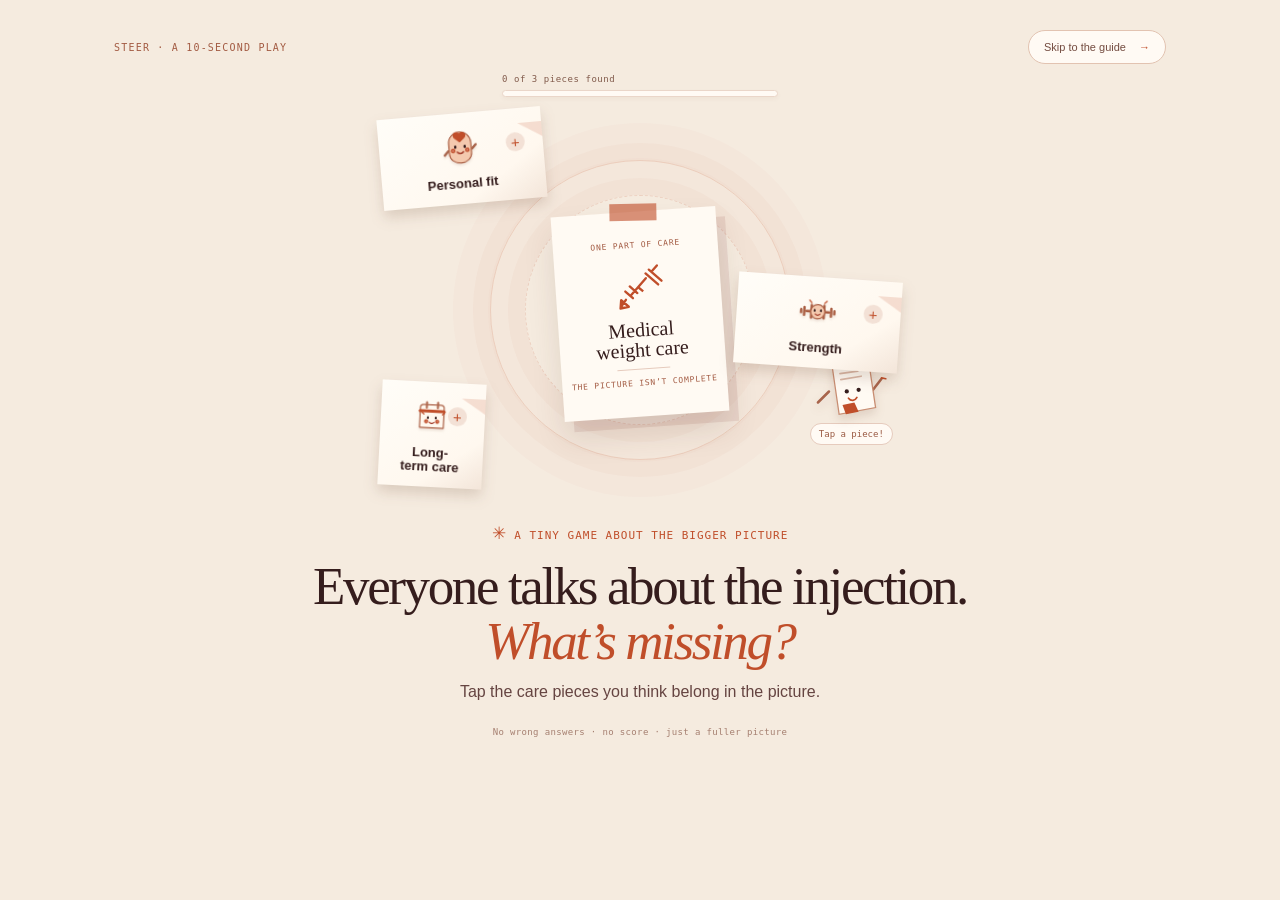
<file: index.html>
<!doctype html>
<html lang="en">
<head>
  <meta charset="UTF-8" />
  <meta name="viewport" content="width=device-width, initial-scale=1.0" />
  <meta name="theme-color" content="#f5ebdf" />
  <meta name="description" content="The Missing Pieces — a short interactive guide to better questions about medical weight management." />
  <title>The Missing Pieces · steer</title>
  <link rel="stylesheet" href="styles.css" />
  <link rel="stylesheet" href="accessibility.css" />
  <link rel="stylesheet" href="visual-refresh.css" />
  <link rel="stylesheet" href="text-treatment.css" />
  <link rel="stylesheet" href="opening-game.css" />
</head>
<body class="opening-active">
  <section class="opening-game" id="openingGame" aria-labelledby="openingTitle">
    <div class="opening-topline"><span>STEER · A 10-SECOND PLAY</span><button type="button" id="skipOpening">Skip to the guide <span aria-hidden="true">→</span></button></div>
    <div class="opening-layout">
      <div class="opening-copy"><p class="eyebrow"><span class="eyebrow-star">✳</span> A tiny game about the bigger picture</p><h1 id="openingTitle">Everyone talks about the injection.<br><em>What’s missing?</em></h1><p>Tap the care pieces you think belong in the picture.</p><div class="opening-progress"><span id="openingProgressText" aria-live="polite">0 of 3 pieces found</span><span class="opening-progress-track"><i id="openingProgressBar"></i></span></div></div>
      <div class="opening-board" id="openingBoard" aria-label="A medical weight-management note with three missing care pieces">
        <div class="opening-orbit orbit-one"></div><div class="opening-orbit orbit-two"></div>
        <div class="opening-note"><small>ONE PART OF CARE</small><span class="opening-syringe" aria-hidden="true"><svg viewBox="0 0 48 48" fill="none"><path d="m17 31 14-14m-18 10 6 6m-2-10 6 6m8-16 10 10m-7-13 10 10M13 34l-4 5m28-28 4-4M8 41l7-1-6-6-1 7Z" stroke="currentColor" stroke-width="2" stroke-linecap="round" stroke-linejoin="round"/><path d="m24 24 4 4" stroke="currentColor" stroke-width="2"/></svg></span><strong>Medical<br>weight care</strong><span class="opening-note-rule"></span><small>THE PICTURE ISN’T COMPLETE</small></div>
        <button class="opening-piece piece-personal" type="button" data-opening-piece="personal" aria-pressed="false"><span class="opening-piece-icon" aria-hidden="true">♡</span><span><small>PIECE 01</small><strong>Personal fit</strong></span><b class="piece-check" aria-hidden="true">+</b></button>
        <button class="opening-piece piece-strength" type="button" data-opening-piece="strength" aria-pressed="false"><span class="opening-piece-icon" aria-hidden="true">↗</span><span><small>PIECE 02</small><strong>Strength</strong></span><b class="piece-check" aria-hidden="true">+</b></button>
        <button class="opening-piece piece-longview" type="button" data-opening-piece="longview" aria-pressed="false"><span class="opening-piece-icon" aria-hidden="true">◷</span><span><small>PIECE 03</small><strong>Long-term care</strong></span><b class="piece-check" aria-hidden="true">+</b></button>
        <span class="opening-board-caption" id="openingFeedback" aria-live="polite">Tap a paper piece to place it</span>
      </div>
    </div>
    <p class="opening-footnote">No wrong answers · no score · just a fuller picture</p>
  </section>
    <div class="opening-reveal" id="openingReveal" hidden role="dialog" aria-modal="true" aria-labelledby="revealTitle" aria-describedby="revealDescription">
      <div class="reveal-confetti" aria-hidden="true"><i></i><i></i><i></i><i></i><i></i><i></i><i></i><i></i><i></i><i></i><i></i><i></i></div>
      <div class="reveal-envelope" aria-hidden="true"><div class="envelope-back"></div><div class="reveal-note"><span>THE BIGGER PICTURE</span><strong>A fuller picture.<br><em>Better questions.</em></strong><i>✳</i></div><div class="envelope-front"></div><div class="envelope-flap"></div></div>
      <p class="eyebrow reveal-kicker">Three pieces found</p><h2 id="revealTitle">You found them.</h2><p id="revealDescription">Good care is bigger than one treatment. Now let’s explore what matters to you.</p>
      <button type="button" class="reveal-continue" id="openingContinue">Open the full picture <span aria-hidden="true">→</span></button>
    </div>
  <main class="app-shell">
    <header class="topbar"><a class="wordmark" href="#top" aria-label="steer home">steer</a><span class="topbar-note">a 45-second guide</span></header>
    <section class="hero" id="top"><div class="hero-main"><p class="eyebrow"><span class="eyebrow-star">✳</span> medical weight management</p><h1>Everyone talks about<br /><em>the injection.</em><br />What’s missing?</h1><p class="hero-copy">Complete the picture of care. Leave with questions you can take to a doctor.</p><button class="primary-button" id="startButton">Find the missing pieces <span>→</span></button><p class="quiet-note"><span>◦</span> No login <span>·</span> no score <span>·</span> just a clearer conversation</p></div><aside class="hero-aside" aria-hidden="true"><div class="aside-ring"></div><div class="aside-paper"><span class="aside-label">a note to keep</span><svg viewBox="0 0 90 70" fill="none"><path d="M11 24h18c0-7 5-12 12-12s12 5 12 12h26v21H55c0 7-5 12-12 12s-12-5-12-12H11V24Z" stroke="currentColor" stroke-width="2"/><path d="M41 23v19m0 0-6-6m6 6 6-6" stroke="currentColor" stroke-width="2" stroke-linecap="round" stroke-linejoin="round"/></svg><strong>Good care<br /><em>starts with<br />good questions.</em></strong><span class="aside-foot">keep what matters</span></div><span class="aside-spark">✳</span></aside></section>
    <section class="hero-quickplay" aria-labelledby="quickPlayHeading"><div class="quick-play-intro"><span>YOUR FIRST MOVE</span><h2 id="quickPlayHeading">Which missing piece do you want to find?</h2><p>Tap one to jump straight into the game.</p></div><div class="quick-play-options"><button type="button" data-quick-concern="right"><span class="quick-icon">?</span><span>Is it right for me?</span><b>↗</b></button><button type="button" data-quick-concern="muscle"><span class="quick-icon">✳</span><span>Muscle &amp; strength</span><b>↗</b></button><button type="button" data-quick-concern="longterm"><span class="quick-icon">◷</span><span>The long view</span><b>↗</b></button></div></section>
    <section class="scene-wrap"><div class="scene-label"><span class="dot"></span> your picture of care</div><div class="scene" id="scene" role="img" aria-label="Illustration of an Indian dining table with roti, dal, chai, a work bag, a family invitation, and three empty spaces around a medical weight-management note."><div class="sun-shape"></div><div class="table-line"></div><div class="plant plant-left"><i></i><i></i><i></i><b></b></div><div class="plate"><span class="roti r1"></span><span class="roti r2"></span><span class="dal"></span></div><div class="chai"><span class="chai-liquid"></span><span class="chai-handle"></span></div><div class="phone"><span>family<br /><b>tonight?</b></span></div><div class="bag"><span>work</span></div><div class="note-card"><small>medical</small><strong>weight<br />management</strong></div><div class="piece-slot slot-one" data-piece="0"><span>1</span></div><div class="piece-slot slot-two" data-piece="1"><span>2</span></div><div class="piece-slot slot-three" data-piece="2"><span>3</span></div><div class="band" aria-hidden="true"></div><div class="calendar" aria-hidden="true"><b>MON</b><strong>15</strong></div><div class="scene-caption">a fuller picture starts with a question</div></div></section>
    <section class="experience" id="experience"><div class="progress-row"><span id="progressLabel">Your starting question</span><span id="progressCount">0 / 3 pieces</span></div><div class="progress-track"><span id="progressBar"></span></div><div class="piece-collection" aria-label="Three pieces to complete your picture"><span class="collection-piece" data-collection-piece="0"><b>01</b><small>Before</small><i>Locked</i></span><span class="collection-piece" data-collection-piece="1"><b>02</b><small>Strength</small><i>Locked</i></span><span class="collection-piece" data-collection-piece="2"><b>03</b><small>Long view</small><i>Locked</i></span></div>
      <div class="step-panel active" id="concernPanel"><p class="eyebrow"><span class="eyebrow-star">✳</span> Before we begin</p><h2>Which part do you wish someone would explain?</h2><div class="option-grid concern-options"><button class="option" data-concern="right"><span class="option-icon"><svg viewBox="0 0 32 32" fill="none"><path d="M16 28s-11-6.7-11-15a6 6 0 0 1 11-3 6 6 0 0 1 11 3c0 8.3-11 15-11 15Z"/><path d="M12 16h8m-4-4v8"/></svg></span><span class="option-copy"><small>PERSONAL FIT</small><strong>Is it right for me?</strong><em>What would a doctor consider?</em></span><b aria-hidden="true">↗</b></button><button class="option" data-concern="muscle"><span class="option-icon"><svg viewBox="0 0 32 32" fill="none"><path d="M8 11v10m-4-7v4m24-7v10m4-7v4M8 16h16"/><path d="M12 12v8m8-8v8"/></svg></span><span class="option-copy"><small>STRENGTH &amp; MUSCLE</small><strong>What about my strength?</strong><em>Look beyond the scale.</em></span><b aria-hidden="true">↗</b></button><button class="option" data-concern="longterm"><span class="option-icon"><svg viewBox="0 0 32 32" fill="none"><rect x="5" y="7" width="22" height="21" rx="3"/><path d="M10 4v6m12-6v6M5 13h22m-11 3v5l4 2"/></svg></span><span class="option-copy"><small>THE LONGER VIEW</small><strong>What happens over time?</strong><em>Ask about ongoing support.</em></span><b aria-hidden="true">↗</b></button></div><details class="basics-note"><summary>GLP-1, in plain language <span>+</span></summary><div class="signal-diagram" aria-hidden="true"><span>gut hormone</span><b>→</b><span>body signals</span><b>→</b><span>appetite<br />&amp; glucose</span></div><p>GLP-1 is a hormone made in the gut. Medicines that act on this pathway mimic some of its effects, including effects on appetite and blood glucose. The exact effects and approved uses depend on the specific product.</p><a href="https://www.niddk.nih.gov/health-information/weight-management/prescription-medications-treat-overweight-obesity" target="_blank" rel="noreferrer">NIDDK: prescription medicines and how they work ↗</a></details><details class="myth-note"><summary>“Are these medicines only for diabetes?”</summary><p>Uses vary by medicine and product. In India, some products in this treatment area have weight-management indications. Ask a clinician about the exact product, its approved use and whether it could be appropriate for you.</p><a href="https://cdsco.gov.in/opencms/resources/UploadCDSCOWeb/2018/UploadBiologicalrDNA/Form%2045%20Jul%202021%20to%20Aug%202022%20Final.pdf" target="_blank" rel="noreferrer">CDSCO approved product information ↗</a></details></div>
      <div class="step-panel" id="piecePanel"><button class="back-link" id="backToConcern">← <span>Change my concern</span></button><p class="eyebrow" id="pieceEyebrow">piece one · before you begin</p><h2 id="pieceQuestion"></h2><div class="option-grid answer-options"><button class="answer" data-answer="surface"><span><svg viewBox="0 0 24 24" fill="none"><path d="M5 5h14v11H9l-4 4V5Z"/><path d="M9 9h6m-6 4h4"/></svg></span><strong id="answerA"></strong></button><button class="answer" data-answer="care"><span><svg viewBox="0 0 24 24" fill="none"><path d="M4 6h16v11H9l-5 3V6Z"/><path d="M8 10h8m-8 3h5"/></svg></span><strong id="answerB"></strong></button></div><div class="reveal" id="reveal" aria-live="polite"><div class="reveal-mark">✦</div><p id="revealText"></p><p class="source-caption" id="sourceCaption"></p><button class="text-button" id="sourceButton">Read evidence notes and sources ↗</button><button class="place-piece-button" id="placePieceButton" disabled>Add this piece to my picture <span>✦</span></button></div><button class="primary-button next-button" id="nextButton" disabled>Find the next piece <span>→</span></button></div>
      <div class="step-panel" id="finalPanel"><p class="eyebrow">your take-away</p><h2>A fuller picture.<br /><em>Better questions.</em></h2><div class="question-card" id="questionCard"><div class="card-top"><span>before i decide</span><span>steer · 01</span></div><h3>My questions for a doctor</h3><p class="card-context" id="cardContext"></p><ol id="questionList"></ol><div class="card-footer">Bring this conversation to someone who can make the medical call with you.</div></div><div class="action-row"><button class="secondary-button" id="copyButton">Copy my questions</button><button class="secondary-button" id="downloadButton">Save card</button></div><div class="handoff"><p>You don’t need to have the answers before speaking to a doctor.</p><button class="primary-button" id="handoffButton">Bring these questions to Steer <span>→</span></button><button class="text-button" id="programmeButton">See how the programme works</button></div><button class="restart-button" id="restartButton">Start again</button><p class="privacy-note">If you choose to contact Steer, you decide whether to share this summary. Nothing is shared automatically.</p></div>
    </section>
    <footer class="site-footer"><span>doctor-led metabolic care</span><button class="text-button" id="footerSourceButton">Sources &amp; care notes</button></footer>
  </main>
  <dialog id="sourceDialog"><button class="dialog-close" id="dialogClose" aria-label="Close">×</button><p class="eyebrow">care notes</p><h2>What this experience is saying</h2><p>Medical weight-management decisions are personal. A clinician considers your health history, medicines, goals, risks and benefits before recommending a plan.</p><p>Resistance exercise during dietary weight loss may help limit lean-mass loss, though results vary. The evidence does not guarantee that muscle will be preserved for an individual.</p><p>In the STEP 1 trial extension, participants regained weight after semaglutide and structured lifestyle support were withdrawn. This study does not predict an individual’s outcome.</p><p class="dialog-source">Sources: <a href="https://www.nice.org.uk/guidance/ng246/chapter/medicines-and-surgery" target="_blank" rel="noreferrer">NICE weight-management guidance</a> (UK; general clinical context); <a href="https://bmjopensem.bmj.com/content/11/3/e002363" target="_blank" rel="noreferrer">resistance exercise systematic review</a>; <a href="https://pubmed.ncbi.nlm.nih.gov/35441470/" target="_blank" rel="noreferrer">Wilding et al., STEP 1 extension</a>. This prototype is educational and not medical advice.</p></dialog>
  <dialog id="consentDialog"><button class="dialog-close" id="consentClose" aria-label="Close">×</button><p class="eyebrow">before you continue</p><h2>Continue to Steer?</h2><p>Your concern and questions stay in this browser. This demo does not send them to Steer. Save or copy your card, then bring it with you if you contact the team.</p><label class="consent-check"><input type="checkbox" id="consentCheckbox" /> <span>I understand that continuing opens Steer’s website; it does not share my answers.</span></label><button class="primary-button" id="consentContinue" disabled>Continue to Steer <span>→</span></button><button class="text-button dialog-cancel" id="consentCancel">Stay here</button></dialog>
  <div class="toast" id="toast" role="status"></div><script src="app.js"></script>
</body>
</html>
</file>
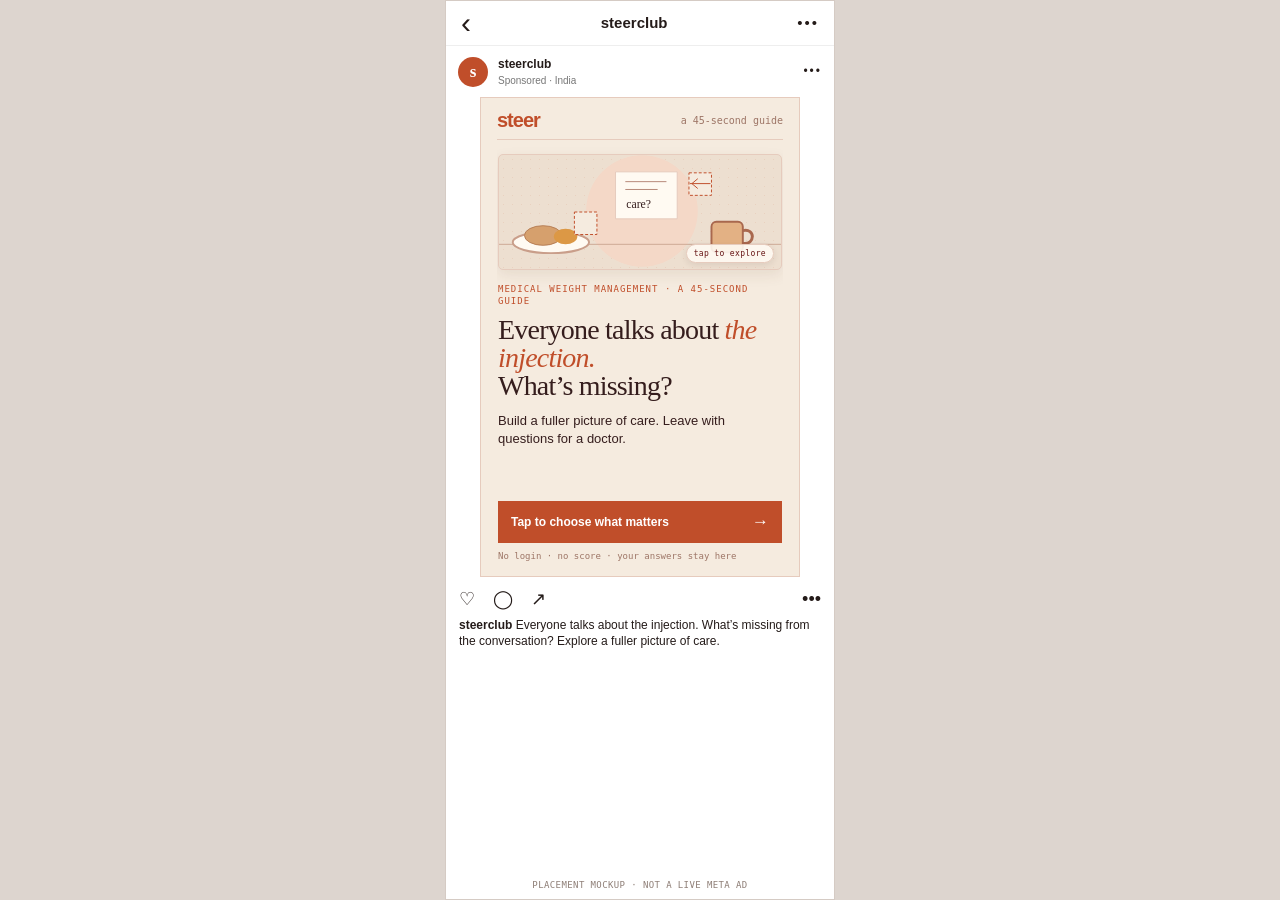
<file: placement.html>
<!doctype html>
<html lang="en">
<head>
  <meta charset="utf-8" />
  <meta name="viewport" content="width=device-width,initial-scale=1" />
  <title>The Missing Pieces · feed placement demo</title>
  <link rel="stylesheet" href="placement.css" />
</head>
<body>
  <main class="phone-preview" aria-label="Mock social feed placement">
    <header><span class="back">‹</span><b>steerclub</b><span class="more">•••</span></header>
    <div class="sponsored"><span class="avatar">s</span><span><b>steerclub</b><small>Sponsored · India</small></span><span class="more">•••</span></div>
    <iframe src="playable.html?hook=missing" title="The Missing Pieces interactive playable ad" name="ad-frame"></iframe>
    <div class="feed-actions"><span>♡　◯　↗</span><span>•••</span></div>
    <p class="caption"><b>steerclub</b> Everyone talks about the injection. What’s missing from the conversation? Explore a fuller picture of care.</p>
    <p class="mock-label">PLACEMENT MOCKUP · NOT A LIVE META AD</p>
  </main>
</body>
</html>
</file>
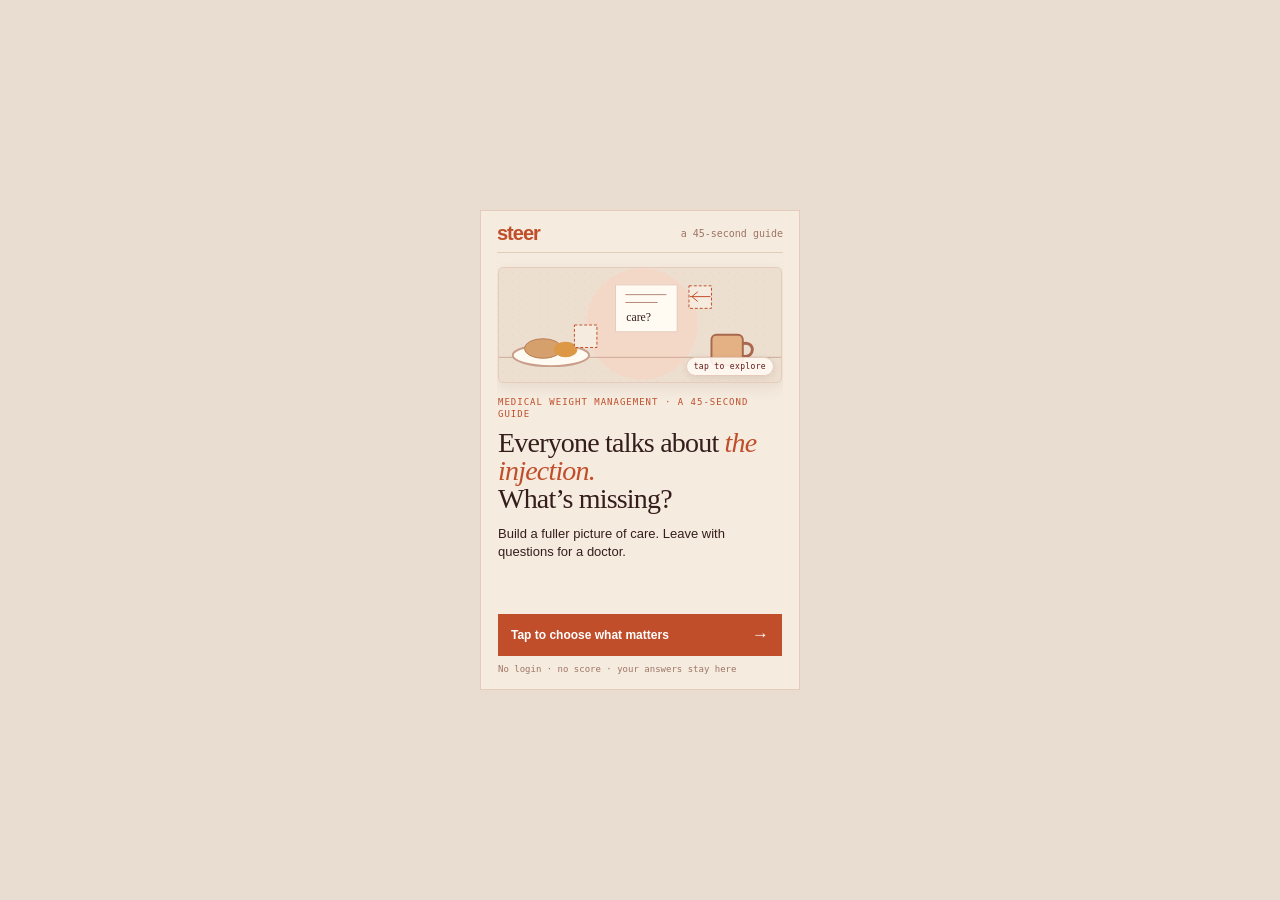
<file: playable.html>
<!doctype html>
<html lang="en">
<head>
  <meta charset="utf-8" />
  <meta name="viewport" content="width=device-width,initial-scale=1" />
  <meta name="theme-color" content="#f5ebdf" />
  <title>The Missing Pieces · steer playable ad</title>
  <meta name="description" content="A tap-to-play, 45-second guide to questions worth asking about medical weight-management care." />
  <link rel="stylesheet" href="playable.css" />
  <link rel="stylesheet" href="playable-extra.css" />
</head>
<body>
  <main class="ad" id="ad" aria-live="polite">
    <header class="ad-head"><span class="ad-logo">steer</span><span class="ad-tag">a 45-second guide</span></header>
    <section class="ad-screen active" id="intro"><div class="mini-scene" role="img" aria-label="Illustrated roti, dal and chai on a table beside a medical care note with missing puzzle pieces."><svg viewBox="0 0 288 116" aria-hidden="true"><circle cx="146" cy="57" r="57" fill="#f4d8c7"/><path d="M0 91H288" stroke="#cda995"/><ellipse cx="53" cy="89" rx="39" ry="11" fill="#fffaf2" stroke="#c99e8a" stroke-width="2"/><ellipse cx="45" cy="82" rx="19" ry="10" fill="#d6a06d" stroke="#b77e55"/><ellipse cx="68" cy="83" rx="12" ry="8" fill="#dc9845"/><rect x="217" y="68" width="32" height="31" rx="5" fill="#e3b184" stroke="#a9684e" stroke-width="2"/><path d="M249 77c13-3 13 15 0 13" fill="none" stroke="#a9684e" stroke-width="3"/><path d="M119 17h63v48h-63z" fill="#fffaf2" stroke="#e6cbbd"/><path d="M129 27h42m-42 8h33" stroke="#b58777"/><text x="130" y="54" font-family="Georgia" font-size="12" fill="#351d1d">care?</text><path class="empty-slots" d="M194 18h23v23h-23zM77 58h23v23H77z" fill="#f5ebdf" stroke="#c04e2a" stroke-dasharray="3 2"/><path d="M195 29h21" stroke="#c04e2a"/><path d="M203 24l-6 5 6 5" fill="none" stroke="#c04e2a"/></svg><span class="scene-prompt" aria-hidden="true">tap to explore</span></div><p class="ad-kicker" id="hookKicker">medical weight management · a 45-second guide</p><h1 id="introHeading">Everyone talks about <em>the injection.</em><br />What’s missing?</h1><p class="ad-copy" id="introCopy">Build a fuller picture of care. Leave with questions for a doctor.</p><button class="ad-primary" id="startExperience" data-next="concerns">Tap to choose what matters <b>→</b></button><p class="ad-footnote">No login · no score · your answers stay here</p></section>
    <section class="ad-screen" id="concerns"><p class="ad-kicker">your starting question</p><h2>What would you like to understand?</h2><div class="ad-options"><button data-concern="right"><i class="ad-icon">?</i><span>Whether it’s right for me</span><b>→</b></button><button data-concern="muscle"><i class="ad-icon">⌁</i><span>Muscle and strength</span><b>→</b></button><button data-concern="longterm"><i class="ad-icon">↻</i><span>Long-term care</span><b>→</b></button></div><details class="ad-myth"><summary>GLP-1, in plain language</summary><p>GLP-1 is a hormone made in the gut. Medicines that act on this pathway mimic some of its effects, including effects on appetite and blood glucose. Effects and approved uses depend on the specific product.</p><a href="https://www.niddk.nih.gov/health-information/weight-management/prescription-medications-treat-overweight-obesity" target="_blank" rel="noreferrer">NIDDK: how medicines work ↗</a></details><details class="ad-myth"><summary>“Is it only for diabetes?”</summary><p>Uses vary by medicine and product. In India, some products in this treatment area have weight-management indications. Ask about the exact product and its approved use.</p><a href="https://cdsco.gov.in/opencms/resources/UploadCDSCOWeb/2018/UploadBiologicalrDNA/Form%2045%20Jul%202021%20to%20Aug%202022%20Final.pdf" target="_blank" rel="noreferrer">CDSCO approved product information ↗</a></details><button class="ad-back" data-back="intro">← Back</button></section>
    <section class="ad-screen" id="quiz"><button class="ad-back" data-back="concerns">← Change my concern</button><div class="ad-progress"><span id="stepLabel">piece 1 of 3</span><span id="stepFill"></span></div><p class="ad-kicker" id="quizKicker"></p><h2 id="quizQuestion"></h2><div class="ad-options"><button class="quiz-answer" data-answer="surface" id="choiceA"></button><button class="quiz-answer" data-answer="care" id="choiceB"></button></div><div class="ad-reveal" id="adReveal" hidden><p id="answerFeedback"></p><button class="ad-source" id="sourceToggle">Why this matters + source</button><p class="ad-source-note" id="sourceNote" hidden></p><button class="ad-primary" id="quizNext">Next piece <b>→</b></button></div></section>
    <section class="ad-screen" id="result"><p class="ad-kicker">your take-away</p><h2>A fuller picture.<br /><em>Better questions.</em></h2><p class="ad-summary" id="summary"></p><p class="ad-topics" id="selectedTopics"></p><ol class="ad-questions" id="adQuestions"></ol><div class="ad-actions"><button id="copyCard">Copy questions</button><button id="saveCard">Save card</button></div><button class="ad-primary" id="adHandoff">Continue to Steer <b>→</b></button><button class="ad-restart" id="playAgain">Start again</button><p class="ad-footnote">This educational experience is not medical advice.</p></section>
    <section class="ad-screen" id="leave"><p class="ad-kicker">before you continue</p><h2>Your questions stay with you.</h2><p class="ad-copy">This demo does not send your answers or concern to Steer. Save or copy your question card, then bring it with you if you contact the team.</p><label class="ad-consent"><input type="checkbox" id="acknowledge" /> I understand continuing opens Steer’s website; it does not share my answers.</label><button class="ad-primary" id="leaveForSteer" disabled>Open Steer <b>→</b></button><button class="ad-back" data-back="result">← Back to my card</button></section>
  </main>
  <script src="playable.js"></script>
</body>
</html>
</file>
<file: styles.css>
:root{--cream:#f5ebdf;--soft:#f8f2eb;--rust:#c04e2a;--maroon:#661414;--ink:#351d1d;--clay:#b58777;--blush:#e6cbbd;--shadow:0 16px 45px rgba(83,39,24,.10)}
*{box-sizing:border-box}html{scroll-behavior:smooth}body{margin:0;background:var(--cream);color:var(--ink);font-family:'DM Sans',sans-serif}button{font:inherit;cursor:pointer;color:inherit}.app-shell{max-width:1040px;margin:auto;padding:0 24px}.topbar{display:flex;justify-content:space-between;align-items:center;padding:25px 0;border-bottom:1px solid var(--blush)}.wordmark{font-size:25px;font-weight:700;letter-spacing:-1.5px;color:var(--rust);text-decoration:none}.topbar-note,.quiet-note,.scene-caption,.scene-label,.progress-row,.card-top,.site-footer,.privacy-note{font-family:'DM Mono',monospace;font-size:11px;letter-spacing:.01em}.topbar-note{color:var(--clay)}.hero{max-width:730px;padding:75px 0 42px}.eyebrow{margin:0 0 14px;color:var(--rust);font-family:'DM Mono',monospace;font-size:11px;text-transform:uppercase;letter-spacing:.09em}.hero h1,h2,h3{font-family:'Playfair Display',serif;font-weight:500;letter-spacing:-.035em;margin:0}.hero h1{font-size:clamp(47px,7vw,82px);line-height:.98}.hero em,h2 em{color:var(--rust);font-style:italic}.hero-copy{max-width:430px;font-size:18px;line-height:1.5;margin:26px 0}.primary-button{border:0;background:var(--rust);color:#fff;padding:15px 20px;border-radius:3px;font-weight:600;transition:transform .2s,background .2s}.primary-button:hover{background:var(--maroon);transform:translateY(-2px)}.primary-button span{padding-left:22px;font-size:18px}.quiet-note{margin:13px 0;color:var(--clay)}
.scene-wrap{position:relative;padding:20px 0 50px}.scene-label{color:var(--clay);margin-bottom:10px}.dot{display:inline-block;width:7px;height:7px;border-radius:50%;background:var(--rust);margin-right:7px}.scene{height:390px;position:relative;overflow:hidden;background:#eddfd0;border:1px solid var(--blush);box-shadow:var(--shadow);background-image:radial-gradient(rgba(192,78,42,.08) .8px,transparent .8px);background-size:10px 10px}.sun-shape{position:absolute;width:360px;height:360px;border-radius:50%;background:#f4d8c7;left:50%;top:50px;transform:translateX(-50%)}.table-line{position:absolute;left:0;right:0;bottom:52px;border-top:2px solid rgba(102,20,20,.17)}.plate{position:absolute;left:18%;bottom:77px;width:185px;height:45px;border-radius:50%;background:#f8f2eb;border:2px solid #c99e8a;transform:rotate(-5deg)}.roti{position:absolute;border-radius:50%;background:#d6a06d;border:2px solid #b77e55;width:57px;height:26px;top:-12px}.r1{left:28px}.r2{left:75px;top:-8px;transform:rotate(12deg)}.dal{position:absolute;width:45px;height:28px;border-radius:50%;background:#dc9845;right:18px;top:3px}.chai{position:absolute;right:18%;bottom:94px;width:62px;height:54px;border:2px solid #a9684e;border-radius:5px 5px 13px 13px;background:#e3b184}.chai-liquid{display:block;margin:7px;width:44px;height:30px;background:#9f5c42;border-radius:50% 50% 8px 8px}.chai-handle{position:absolute;right:-19px;top:13px;width:22px;height:22px;border:3px solid #a9684e;border-left:0;border-radius:0 50% 50% 0}.phone{position:absolute;right:31%;bottom:61px;width:64px;height:105px;border:4px solid var(--ink);border-radius:10px;background:var(--soft);padding:25px 5px 5px;font-size:8px;text-align:center;transform:rotate(8deg);box-shadow:4px 5px 0 rgba(102,20,20,.13)}.phone b{color:var(--rust)}.bag{position:absolute;left:5%;bottom:42px;width:110px;height:75px;background:var(--maroon);border-radius:8px 8px 3px 3px;transform:rotate(6deg);color:#f6ddd0;text-align:center;padding-top:32px;font-family:'DM Mono',monospace;font-size:10px}.bag:before{content:'';position:absolute;left:30px;top:-17px;width:45px;height:27px;border:5px solid var(--maroon);border-bottom:0;border-radius:30px 30px 0 0}.plant{position:absolute;right:7%;top:30px;width:60px;height:150px}.plant b{position:absolute;bottom:0;left:4px;width:50px;height:35px;background:#c04e2a;border-radius:5px 5px 20px 20px}.plant i{position:absolute;width:32px;height:74px;background:#7e6554;border-radius:100% 0 100% 0;transform:rotate(-30deg);bottom:27px;left:15px}.plant i:nth-child(2){transform:rotate(35deg);left:29px;height:88px}.plant i:nth-child(3){transform:rotate(-65deg);left:0;height:62px}.note-card{position:absolute;left:50%;top:114px;transform:translateX(-50%) rotate(-2deg);width:158px;min-height:110px;background:var(--soft);padding:17px;box-shadow:6px 7px 0 rgba(102,20,20,.12);text-align:center}.note-card small{display:block;color:var(--clay);font-family:'DM Mono',monospace;font-size:9px;text-transform:uppercase}.note-card strong{font-family:'Playfair Display',serif;font-size:18px;line-height:1.02}.piece-slot{position:absolute;width:65px;height:65px;border:2px dashed var(--rust);background:rgba(245,235,223,.4);color:var(--rust);display:grid;place-items:center;font-family:'DM Mono',monospace;transition:all .5s}.piece-slot span{font-size:12px}.slot-one{left:35%;top:57px;clip-path:polygon(0 20%,25% 20%,25% 0,75% 0,75% 20%,100% 20%,100% 80%,75% 80%,75% 100%,25% 100%,25% 80%,0 80%)}.slot-two{right:37%;top:252px;clip-path:polygon(0 20%,25% 20%,25% 0,75% 0,75% 20%,100% 20%,100% 80%,75% 80%,75% 100%,25% 100%,25% 80%,0 80%)}.slot-three{right:11%;top:193px;clip-path:polygon(0 20%,25% 20%,25% 0,75% 0,75% 20%,100% 20%,100% 80%,75% 80%,75% 100%,25% 100%,25% 80%,0 80%)}.piece-slot.filled{background:var(--rust);border-color:var(--rust);color:#fff;transform:scale(1.05)}.band{position:absolute;right:31%;bottom:40px;width:53px;height:20px;border:5px solid var(--rust);border-left:0;border-right:0;border-radius:50%;transform:rotate(-15deg);opacity:0;transition:opacity .5s}.calendar{position:absolute;right:2%;bottom:50px;width:68px;height:73px;background:#fff3ea;box-shadow:3px 4px 0 rgba(102,20,20,.1);padding:10px;text-align:center;transform:rotate(8deg);opacity:0;transition:opacity .5s}.calendar b{font:9px 'DM Mono';color:var(--rust)}.calendar strong{display:block;font:32px 'Playfair Display';color:var(--maroon)}.scene-caption{position:absolute;left:50%;bottom:15px;transform:translateX(-50%);color:var(--clay);white-space:nowrap}
.experience{max-width:690px;margin:0 auto;padding:20px 0 80px}.progress-row{display:flex;justify-content:space-between;color:var(--clay);margin-bottom:8px}.progress-track{height:3px;background:var(--blush);margin-bottom:45px}.progress-track span{display:block;height:100%;width:0;background:var(--rust);transition:width .4s}.step-panel{display:none}.step-panel.active{display:block;animation:rise .45s ease both}.step-panel h2{font-size:clamp(34px,5vw,54px);line-height:1.04;margin-bottom:27px}.option-grid{display:grid;gap:10px}.option,.answer{background:var(--soft);border:1px solid var(--blush);padding:18px;text-align:left;border-radius:2px;transition:all .2s}.option{display:grid;grid-template-columns:35px 1fr 20px;align-items:center;gap:12px;font-size:16px}.option:hover,.answer:hover,.option.selected{border-color:var(--rust);transform:translateX(4px)}.option-icon{color:var(--rust);font-family:'Playfair Display';font-size:25px}.option b{font-size:20px;color:var(--rust);font-weight:400}.answer-options{grid-template-columns:1fr 1fr}.answer{min-height:100px;display:flex;flex-direction:column;justify-content:space-between;gap:18px}.answer span{display:block;width:18px;height:18px;border:1px solid var(--rust);border-radius:50%}.answer.chosen{background:#f1ddd0;border-color:var(--rust)}.reveal{display:none;margin-top:24px;padding:22px;background:var(--maroon);color:#fff}.reveal.visible{display:block;animation:rise .45s ease both}.reveal p{font:24px/1.2 'Playfair Display';margin:0 0 16px}.reveal-mark{color:#f2bb9c;margin-bottom:8px}.text-button{border:0;background:none;padding:0;color:var(--rust);font-size:13px}.reveal .text-button{color:#f2bb9c}.next-button{display:none;margin-top:22px}.next-button.visible{display:inline-block}
.question-card{background:var(--soft);border:1px solid var(--blush);padding:25px;margin:20px 0;box-shadow:var(--shadow)}.card-top{display:flex;justify-content:space-between;color:var(--clay);text-transform:uppercase;font-size:10px}.question-card h3{font-size:31px;margin:27px 0 7px}.card-context{color:var(--rust);font-size:14px;margin:0 0 20px}.question-card ol{padding-left:24px;margin:0}.question-card li{padding:8px 0 8px 5px;border-bottom:1px solid var(--blush);font-size:15px;line-height:1.35}.card-footer{font-size:12px;color:var(--clay);margin-top:22px;line-height:1.45}.action-row{display:flex;gap:10px}.secondary-button{background:transparent;border:1px solid var(--rust);color:var(--rust);padding:12px 15px;border-radius:2px;font-size:13px}.restart-button{border:0;background:none;color:var(--clay);font:11px 'DM Mono';margin-top:28px;text-decoration:underline}.handoff{border-top:1px solid var(--blush);margin-top:45px;padding-top:28px}.handoff p{font:24px 'Playfair Display';margin:0 0 17px}.handoff .text-button{display:block;margin-top:15px}.privacy-note{color:var(--clay);line-height:1.4;margin-top:28px}.site-footer{border-top:1px solid var(--blush);padding:24px 0 45px;display:flex;justify-content:space-between;color:var(--clay)}dialog{border:0;background:var(--soft);color:var(--ink);max-width:510px;padding:36px;box-shadow:0 18px 70px rgba(53,29,29,.3)}dialog::backdrop{background:rgba(53,29,29,.35)}dialog h2{font-size:38px;line-height:1.05;margin-bottom:20px}dialog p{line-height:1.55;font-size:14px}dialog a{color:var(--rust)}.dialog-source{font-size:11px!important;color:var(--clay)}.dialog-close{position:absolute;right:17px;top:13px;border:0;background:none;font-size:28px;color:var(--rust)}.consent-check{display:flex;gap:10px;align-items:flex-start;background:#f1ddd0;padding:15px;margin:22px 0;line-height:1.4;font-size:14px}.consent-check input{accent-color:var(--rust);margin-top:3px}.dialog-cancel{display:block;margin:15px auto 0}.toast{position:fixed;bottom:25px;left:50%;transform:translate(-50%,20px);background:var(--maroon);color:white;padding:12px 18px;font-size:13px;opacity:0;pointer-events:none;transition:.25s}.toast.show{opacity:1;transform:translate(-50%,0)}@keyframes rise{from{opacity:0;transform:translateY(12px)}to{opacity:1;transform:none}}
@media(max-width:600px){.app-shell{padding:0 17px}.hero{padding-top:56px}.scene{height:320px}.sun-shape{width:285px;height:285px}.plate{left:8%;transform:scale(.78) rotate(-5deg);transform-origin:left bottom}.chai{right:7%;transform:scale(.78);transform-origin:right bottom}.phone{right:24%;transform:scale(.75) rotate(8deg);transform-origin:right bottom}.bag{left:1%;transform:scale(.75) rotate(6deg);transform-origin:left bottom}.note-card{top:92px;transform:translateX(-50%) rotate(-2deg) scale(.8)}.plant{right:0;transform:scale(.75);transform-origin:right top}.slot-one{left:30%;top:42px;transform:scale(.75)}.slot-two{right:34%;top:214px;transform:scale(.75)}.slot-three{right:3%;top:168px;transform:scale(.75)}.scene-caption{font-size:9px}.answer-options{grid-template-columns:1fr}.experience{padding-bottom:55px}.action-row{flex-direction:column}.site-footer{display:block}.site-footer .text-button{margin-top:15px}}
@media(prefers-reduced-motion:reduce){html{scroll-behavior:auto}.primary-button,.option,.answer,.piece-slot,.band,.calendar,.progress-track span,.toast{transition:none}.step-panel.active,.reveal.visible{animation:none}}
@media(max-width:360px){.app-shell{padding:0 12px}.hero h1{font-size:43px}.scene{height:300px}.scene-caption{font-size:8px}.primary-button{width:100%}}
</file>
<file: accessibility.css>
button:focus-visible,a:focus-visible,input:focus-visible{outline:3px solid #661414;outline-offset:3px}
.source-caption{font:11px/1.45 'DM Sans',sans-serif;color:#f5ebdf;margin:0 0 12px!important;opacity:.88}
.myth-note{margin-top:22px;padding:16px 18px;border:1px solid #e6cbbd;background:#f8f2eb;font-size:14px;line-height:1.5}.myth-note summary{color:#c04e2a;font-weight:600;cursor:pointer}.myth-note p{margin:12px 0}.myth-note a{color:#661414;font-size:12px}
@media(prefers-reduced-motion:reduce){html{scroll-behavior:auto}.primary-button,.option,.answer,.piece-slot,.band,.calendar,.progress-track span,.toast{transition:none}.step-panel.active,.reveal.visible{animation:none}}
</file>
<file: visual-refresh.css>
:root{--paper-edge:#d7b7a7;--rust-light:#dd7952;--ink-soft:#654441}
.topbar{border-bottom-color:transparent;padding-top:28px}.wordmark{font-size:28px;position:relative}.wordmark::after{content:'✳';font-size:10px;position:absolute;right:-12px;top:0;color:var(--clay)}.topbar-note{padding:8px 12px;border:1px solid var(--blush);border-radius:99px;background:#f8f2ebaa}
.hero{max-width:none;display:grid;grid-template-columns:minmax(0,1fr) 270px;align-items:center;gap:40px;padding:54px 0 24px}.hero-main{max-width:660px}.hero h1{font-size:clamp(52px,7.2vw,84px);line-height:.94}.hero .eyebrow{display:flex;align-items:center;gap:9px}.eyebrow-star{font:17px Georgia;color:var(--rust)}.hero-copy{font-size:17px;color:var(--ink-soft);max-width:390px}.quiet-note{display:flex;gap:7px;align-items:center}.quiet-note span:first-child{color:var(--rust);font-size:18px}.hero-aside{height:310px;position:relative;display:grid;place-items:center}.aside-ring{position:absolute;width:255px;height:255px;border-radius:50%;border:1px solid #c04e2a36;box-shadow:0 0 0 18px #c04e2a08,0 0 0 38px #c04e2a05}.aside-paper{position:relative;width:190px;height:235px;background:#fffaf3;box-shadow:10px 13px 0 #66141415,0 13px 38px #53301d20;transform:rotate(4deg);padding:19px 18px;display:flex;flex-direction:column;align-items:flex-start}.aside-paper::before{content:'';position:absolute;top:-9px;left:74px;width:45px;height:18px;background:#c04e2a8a;transform:rotate(-5deg)}.aside-label,.aside-foot{font:9px 'DM Mono',monospace;letter-spacing:.08em;text-transform:uppercase;color:var(--clay)}.aside-paper svg{width:76px;height:60px;color:var(--rust);margin:8px 0}.aside-paper svg path{stroke:currentColor}.aside-paper strong{font:22px/1.08 'Playfair Display',Georgia,serif;color:var(--ink);font-weight:500}.aside-paper strong em{color:var(--rust)}.aside-foot{margin-top:auto}.aside-spark{position:absolute;right:10px;top:43px;font-size:29px;color:var(--rust);animation:twinkle 4s ease-in-out infinite}
.scene-wrap{padding-top:17px}.scene-label{display:flex;align-items:center;letter-spacing:.08em;text-transform:uppercase}.scene{height:405px;border-radius:5px;background-color:#efdfd0;background-image:radial-gradient(#9c5e4824 .9px,transparent .9px),linear-gradient(140deg,#f2e4d8,#ead5c5);background-size:13px 13px,auto;box-shadow:0 22px 50px #552b1b16,0 3px 0 #ffffff8c inset}.sun-shape{width:360px;height:360px;top:38px;background:radial-gradient(circle at 40% 34%,#f9e8d8,#edc9b5);box-shadow:0 0 0 14px #f5ebdf33}.table-line{bottom:66px;border-top:2px solid #8d554526}.plate{filter:drop-shadow(0 7px 4px #613b2425);background:#fffaf2}.roti{box-shadow:inset 0 0 0 4px #e1b583, inset 0 0 0 6px #c48b5e}.dal{box-shadow:inset 0 0 0 5px #f1bd70}.chai{filter:drop-shadow(0 5px 3px #613b2425);background:linear-gradient(90deg,#f0c49d,#d6976c)}.phone{background:#fffaf2;box-shadow:4px 7px 0 #6c35251c,0 8px 16px #613b2425}.bag{box-shadow:0 7px 12px #613b2426}.note-card{background:#fffaf2;box-shadow:7px 8px 0 #66141418,0 12px 19px #613b2418}.piece-slot{border:1.5px dashed #c04e2a;background:#f8f2eb8a;box-shadow:0 8px 14px #713b2514;animation:float-piece 4s ease-in-out infinite}.slot-two{animation-delay:-1.3s}.slot-three{animation-delay:-2.6s}.piece-slot.filled{animation:piece-land .48s cubic-bezier(.2,.9,.2,1.3) both;box-shadow:0 6px 14px #9e3b1d45}.scene-caption{padding:6px 11px;border-radius:99px;background:#fff9f0d9;color:#815a4b;box-shadow:0 3px 8px #613b2412}
.experience{max-width:730px;padding-top:29px}.progress-row{color:#815a4b;font-size:11px}.progress-track{height:6px;border-radius:99px;background:#ead6c9;margin-bottom:42px;overflow:hidden}.progress-track span{border-radius:99px;background:linear-gradient(90deg,var(--rust),#d97852)}.step-panel h2{line-height:1.02}.concern-options{gap:13px}.option{grid-template-columns:56px 1fr 24px;min-height:80px;padding:11px 18px;border-radius:8px;background:linear-gradient(105deg,#fffaf3,#f8f2eb);box-shadow:0 3px 0 #d7b7a72b;position:relative;overflow:hidden}.option::after{content:'';position:absolute;right:-35px;top:-50px;width:100px;height:100px;background:#c04e2a09;border-radius:50%;transition:transform .3s}.option:hover{transform:translateY(-2px);box-shadow:0 8px 20px #63331d16;border-color:#c04e2a}.option:hover::after{transform:scale(1.5)}.option-icon{height:44px;width:44px;border-radius:50%;display:grid;place-items:center;background:#f2ded1;color:var(--rust)}.option-icon svg{width:25px;height:25px;stroke:currentColor;stroke-width:1.6;stroke-linecap:round;stroke-linejoin:round}.option>b{z-index:1}.answer-options{gap:14px}.answer{min-height:118px;border-radius:8px;background:linear-gradient(145deg,#fffaf3,#f8f2eb);box-shadow:0 3px 0 #d7b7a72b}.answer>span{width:27px;height:27px;display:grid;place-items:center;background:#f2ded1;border:0;position:relative}.answer>span::after{content:'↗';font-size:15px;color:var(--rust)}.answer:hover{transform:translateY(-3px);box-shadow:0 9px 18px #63331d13}.answer.chosen{background:#f3e0d4;box-shadow:0 0 0 2px #c04e2a inset}.reveal{border-radius:9px;background:linear-gradient(135deg,#661414,#7b2720);box-shadow:0 12px 24px #66141422;padding:25px}.reveal-mark{width:32px;height:32px;display:grid;place-items:center;border-radius:50%;background:#ffffff16;color:#f2bb9c}.reveal p{font-size:25px;line-height:1.25}.source-caption{opacity:.86}.question-card{border-radius:9px;padding:30px;position:relative;overflow:hidden;background:linear-gradient(135deg,#fffaf3,#f8f2eb);box-shadow:0 13px 34px #63331d13}.question-card::after{content:'✳';position:absolute;right:-23px;top:-34px;font-size:130px;color:#c04e2a0d}.card-top{position:relative;z-index:1}.card-top span:first-child{display:flex;align-items:center;gap:7px}.card-top span:first-child::before{content:'✳';color:var(--rust);font-size:15px}.question-card h3{position:relative;z-index:1}.question-card li::marker{color:var(--rust);font-family:Georgia,serif}.secondary-button{border-radius:5px;transition:all .2s}.secondary-button:hover{background:var(--rust);color:white;box-shadow:0 6px 14px #c04e2a30;transform:translateY(-2px)}.handoff{padding:29px;background:#f0dfd4;border:1px solid #e6cbbd;border-radius:9px}.handoff .primary-button{box-shadow:0 6px 15px #c04e2a35}.myth-note{border-radius:7px}.site-footer{align-items:center}.site-footer>span:first-child::before{content:'✳';color:var(--rust);margin-right:8px}
.ad-myth{border-radius:6px}.ad-options button{border-radius:5px}.ad-primary{border-radius:5px;box-shadow:0 4px 9px #c04e2a24}.ad-reveal{border-radius:6px;box-shadow:0 5px 14px #66141422}.ad-actions button{border-radius:4px}
@keyframes float-piece{0%,100%{translate:0 0}50%{translate:0 -5px}}@keyframes piece-land{0%{scale:.72;rotate:-8deg}70%{scale:1.12;rotate:2deg}100%{scale:1;rotate:0}}@keyframes twinkle{0%,100%{transform:rotate(0) scale(1)}50%{transform:rotate(13deg) scale(1.13)}}
@media(max-width:700px){.hero{grid-template-columns:1fr;gap:0;padding:44px 0 13px}.hero-aside{display:none}.hero h1{font-size:clamp(48px,12vw,70px)}.scene{height:345px}.scene-wrap{padding-bottom:36px}.experience{padding-top:10px}.option{min-height:74px}.question-card{padding:23px}.handoff{padding:22px}}
@media(prefers-reduced-motion:reduce){.piece-slot,.aside-spark{animation:none}}
.hero-quickplay{position:relative;z-index:2;display:grid;grid-template-columns:minmax(210px,.85fr) minmax(0,1.5fr);align-items:center;gap:20px;margin:-4px 0 24px;padding:13px 16px;border:1px solid #e2c3b1;border-radius:10px;background:linear-gradient(105deg,#fffaf4,#f2e1d5);box-shadow:0 9px 23px #643e2910}.quick-play-intro>span{display:block;margin-bottom:4px;color:#b35439;font:9px 'DM Mono',monospace;letter-spacing:.12em}.quick-play-intro h2{font:500 17px/1.12 'Playfair Display',Georgia,serif;color:#351d1d}.quick-play-intro p{margin:4px 0 0;color:#886c60;font-size:10px}.quick-play-options{display:grid;grid-template-columns:repeat(3,minmax(0,1fr));gap:8px}.quick-play-options button{min-height:49px;display:grid;grid-template-columns:27px minmax(0,1fr) 12px;align-items:center;gap:6px;padding:7px 8px;border:1px solid #ead2c3;border-radius:7px;background:#fffaf5;color:#351d1d;text-align:left;font-size:10px;line-height:1.15;transition:transform .18s,border-color .18s,box-shadow .18s}.quick-play-options button:hover,.quick-play-options button:focus-visible{transform:translateY(-3px);border-color:#c04e2a;box-shadow:0 7px 13px #643e2917;outline:none}.quick-play-options button>b{color:#c04e2a;font-size:14px;font-weight:400}.quick-icon{width:25px;height:25px;display:grid;place-items:center;border-radius:50%;background:#f2ded1;color:#c04e2a;font:15px Georgia;animation:icon-bob 2.6s ease-in-out infinite}.quick-play-options button:nth-child(2) .quick-icon{animation-delay:.25s}.quick-play-options button:nth-child(3) .quick-icon{animation-delay:.5s}.aside-paper{animation:note-drift 5.5s ease-in-out infinite}.aside-ring{animation:ring-breathe 5.5s ease-in-out infinite}.hero-aside::before{content:'✦';position:absolute;z-index:2;left:15px;bottom:31px;width:35px;height:35px;display:grid;place-items:center;border:1px dashed #c04e2a;border-radius:8px;background:#fffaf2;color:#c04e2a;font-size:17px;rotate:-9deg;animation:float-piece 2.5s ease-in-out infinite}.hero-aside::after{content:'tap a piece below to begin';position:absolute;right:0;bottom:3px;color:#9d7566;font:9px 'DM Mono',monospace;letter-spacing:.03em}.scene-wrap{padding-top:4px}
@keyframes note-drift{0%,100%{translate:0 0}50%{translate:0 -5px}}@keyframes ring-breathe{0%,100%{scale:1;opacity:.82}50%{scale:1.035;opacity:1}}@keyframes icon-bob{0%,100%{translate:0 0;rotate:-4deg}50%{translate:0 -2px;rotate:5deg}}
@media(min-width:701px){.hero{padding:31px 0 17px}.hero h1{font-size:clamp(50px,6.4vw,76px)}}
@media(max-width:700px){.hero{padding:30px 0 13px}.hero h1{font-size:clamp(45px,10.5vw,64px)}.hero-quickplay{grid-template-columns:1fr;gap:9px;margin:-2px 0 18px;padding:12px}.quick-play-intro{display:flex;align-items:baseline;gap:8px;flex-wrap:wrap}.quick-play-intro>span{margin:0}.quick-play-intro h2{font-size:16px}.quick-play-intro p{width:100%;margin:0 0 0 1px}.quick-play-options{gap:6px}.quick-play-options button{min-height:55px;grid-template-columns:23px minmax(0,1fr);gap:5px;padding:6px;font-size:9px}.quick-play-options button>b{display:none}.quick-icon{width:22px;height:22px}.scene-wrap{padding-top:9px}}
@media(max-width:360px){.quick-play-options{grid-template-columns:1fr}.quick-play-options button{min-height:42px;grid-template-columns:25px 1fr 12px;font-size:11px}.quick-play-options button>b{display:block}}
@media(prefers-reduced-motion:reduce){.aside-paper,.aside-ring,.hero-aside::before,.quick-icon{animation:none}}
</file>
<file: text-treatment.css>
.concern-options{grid-template-columns:repeat(3,minmax(0,1fr));gap:15px;margin-top:29px}
.concern-options .option{min-height:205px;display:flex;flex-direction:column;align-items:flex-start;justify-content:space-between;gap:18px;padding:20px;border:1px solid #e2c6b6;border-radius:11px;background:linear-gradient(155deg,#fffaf4 0%,#f5e7dc 100%);box-shadow:0 5px 0 #dcc1b25c,0 13px 30px #643e2910;text-align:left;white-space:normal;position:relative;transition:transform .2s,box-shadow .2s,border-color .2s}
.concern-options .option:nth-child(2){background:linear-gradient(155deg,#fbf4ec 0%,#f0ded1 100%)}.concern-options .option:nth-child(3){background:linear-gradient(155deg,#fffaf4 0%,#eee2d6 100%)}
.concern-options .option:hover{transform:translateY(-5px) rotate(-.5deg);border-color:#c04e2a;box-shadow:0 8px 0 #dcc1b25c,0 20px 38px #643e2920}.concern-options .option:active{transform:translateY(-1px)}
.concern-options .option-icon{height:51px;width:51px;background:#f0d8ca;border:1px solid #e8c5b1;color:#b74324;box-shadow:inset 0 1px #fff9}.concern-options .option-icon svg{width:27px;height:27px}
.option-copy{display:flex;flex-direction:column;gap:6px;min-width:0}.option-copy small{font:9px 'DM Mono',monospace;letter-spacing:.12em;color:#b35439}.option-copy strong{font:500 19px/1.12 'Playfair Display',Georgia,serif;color:#351d1d}.option-copy em{font:12px/1.35 'DM Sans',Arial,sans-serif;color:#8a6558;font-style:normal}
.concern-options .option>b{position:absolute;right:16px;top:16px;width:29px;height:29px;border-radius:50%;display:grid;place-items:center;color:#bf4b2a;background:#fff9f2b8;font-size:16px;transition:transform .2s}.concern-options .option:hover>b{transform:translate(2px,-2px)}
.back-link{display:inline-flex;align-items:center;gap:10px;align-self:flex-start;border:0;background:transparent;padding:0 0 17px;color:#a54329;font:12px 'DM Sans',Arial,sans-serif;cursor:pointer}.back-link span{border-bottom:1px solid #cf9d89;padding-bottom:2px}.back-link:hover span{border-color:#a54329}.back-link:focus-visible{outline:2px solid #661414;outline-offset:4px;border-radius:2px}
.step-panel#piecePanel .eyebrow{margin-top:0}.answer-options{gap:14px;margin-top:26px}.answer-options .answer{min-height:146px;display:flex;justify-content:space-between;align-items:flex-start;gap:15px;padding:20px;border-radius:10px;border:1px solid #e2c6b6;background:linear-gradient(145deg,#fffaf4,#f5e8dc);box-shadow:0 4px 0 #dcc1b244,0 9px 22px #643e290b;text-align:left}.answer-options .answer:nth-child(2){background:linear-gradient(145deg,#fdf5ed,#f0ded1)}.answer-options .answer>span{width:38px;height:38px;flex:none;border:0;border-radius:50%;display:grid;place-items:center;background:#f0d8ca;color:#b74324}.answer-options .answer>span::after{display:none}.answer-options .answer>span svg{width:21px;height:21px;stroke:currentColor;stroke-width:1.55;stroke-linecap:round;stroke-linejoin:round}.answer-options .answer strong{font:600 16px/1.25 'DM Sans',Arial,sans-serif;color:#351d1d;align-self:flex-end}.answer-options .answer:hover{transform:translateY(-3px);border-color:#c04e2a;box-shadow:0 7px 0 #dcc1b244,0 15px 27px #643e2918}.answer-options .answer.chosen{border:1px solid #c04e2a;background:linear-gradient(145deg,#f8e8dc,#f0d8ca);box-shadow:0 0 0 2px #c04e2a35,0 8px 20px #643e2918}.answer-options .answer:focus-visible{outline:3px solid #661414;outline-offset:3px}
.reveal{margin-top:24px!important;border:1px solid #e3c6b4;border-left:5px solid #c04e2a;border-radius:10px;background:linear-gradient(145deg,#fffaf4,#f7ede4);box-shadow:0 10px 27px #643e2914;color:#351d1d;padding:23px 25px}.reveal-mark{width:35px;height:35px;border-radius:50%;background:#f2ded1;color:#bd4a2a;margin-bottom:14px}.reveal p#revealText{font:500 21px/1.3 'Playfair Display',Georgia,serif;color:#351d1d;margin:0 0 16px}.reveal .source-caption{display:block;font:11px/1.5 'DM Sans',Arial,sans-serif!important;color:#806459!important;border-top:1px solid #e7d4c8;padding-top:12px;margin:0 0 11px!important;opacity:1}.reveal .text-button{font:600 11px 'DM Sans',Arial,sans-serif;color:#aa4529;text-decoration:underline;text-underline-offset:3px}.next-button{border-radius:5px;box-shadow:0 5px 13px #a7432830}
.myth-note{border-radius:9px;padding:17px 20px;box-shadow:0 5px 18px #643e290b}.myth-note summary{outline:none}.myth-note summary:focus-visible{outline:2px solid #661414;outline-offset:4px;border-radius:2px}
.basics-note{margin-top:23px;padding:17px 20px;border:1px solid #dfc0ae;border-radius:9px;background:linear-gradient(120deg,#f7e9df,#fffaf4);box-shadow:0 5px 18px #643e290b}.basics-note summary{display:flex;justify-content:space-between;align-items:center;cursor:pointer;list-style:none;font:600 14px 'DM Sans',Arial,sans-serif;color:#713326}.basics-note summary::-webkit-details-marker{display:none}.basics-note summary span{height:25px;width:25px;border-radius:50%;display:grid;place-items:center;background:#edd3c5;color:#b74324;font-size:18px}.basics-note[open] summary span{transform:rotate(45deg)}.basics-note p{max-width:640px;font-size:14px;line-height:1.55;color:#654b43}.basics-note a{font-size:12px;color:#a54329;text-underline-offset:3px}.signal-diagram{margin:16px 0;display:grid;grid-template-columns:1fr 20px 1fr 20px 1fr;align-items:center;gap:6px}.signal-diagram span{min-height:54px;padding:9px 6px;border:1px solid #e4c7b6;border-radius:7px;background:#fffaf4;display:grid;place-items:center;text-align:center;font:10px/1.2 'DM Mono',monospace;color:#653e34}.signal-diagram b{text-align:center;color:#c04e2a}.piece-slot.filled{transform:none;scale:1.05;animation:paper-piece-land .56s cubic-bezier(.2,.85,.25,1.25) both;box-shadow:0 7px 17px #9e3b1d40}.band,.calendar{transition:opacity .55s,translate .55s,rotate .55s}.band{translate:22px 8px;rotate:-28deg}.calendar{translate:18px -15px;rotate:22deg}.band[style*="opacity: 1"],.calendar[style*="opacity: 1"]{translate:0 0;rotate:0deg}
@keyframes paper-piece-land{0%{translate:0 -38px;scale:.68;rotate:-9deg;opacity:.35}68%{translate:0 5px;scale:1.09;rotate:2deg;opacity:1}100%{translate:0 0;scale:1.05;rotate:0;opacity:1}}
@media(max-width:760px){.concern-options{grid-template-columns:1fr;gap:11px;margin-top:20px}.concern-options .option{min-height:118px;padding:16px;display:grid;grid-template-columns:50px 1fr 30px;align-items:center;gap:13px}.concern-options .option-icon{grid-column:1;grid-row:1}.concern-options .option-copy{grid-column:2;grid-row:1}.concern-options .option>b{position:static;grid-column:3;grid-row:1}.concern-options .option-copy strong{font-size:18px}.answer-options{grid-template-columns:1fr 1fr}.answer-options .answer{min-height:135px;padding:16px}.reveal{padding:20px}.reveal p#revealText{font-size:20px}}
@media(max-width:500px){.answer-options{grid-template-columns:1fr}.answer-options .answer{min-height:106px;display:grid;grid-template-columns:38px 1fr;align-items:center}.answer-options .answer strong{align-self:center}.concern-options .option{min-height:105px}.back-link{padding-bottom:14px}}
@media(prefers-reduced-motion:reduce){.concern-options .option,.concern-options .option>b,.answer-options .answer,.band,.calendar{transition:none}.piece-slot.filled{animation:none;translate:0 0;scale:1.05;rotate:0}}
.piece-slot:not(.filled){animation:slot-invite 2.1s ease-in-out infinite}@keyframes slot-invite{0%,100%{filter:drop-shadow(0 0 0 #c04e2a00)}50%{filter:drop-shadow(0 3px 5px #c04e2a40)}}
@media(prefers-reduced-motion:reduce){.piece-slot:not(.filled){animation:none}}
.piece-collection{display:grid;grid-template-columns:repeat(3,minmax(0,1fr));gap:10px;margin:-27px 0 38px}.collection-piece{position:relative;min-height:73px;padding:12px 12px 10px 42px;border:1px dashed #d4b6a5;border-radius:9px;background:#f8f2eb;color:#886c60;transition:background .3s,border-color .3s,transform .3s,box-shadow .3s}.collection-piece>b{position:absolute;left:11px;top:12px;font:10px 'DM Mono',monospace;color:#b58777}.collection-piece small,.collection-piece i{display:block}.collection-piece small{font:600 12px 'DM Sans',Arial,sans-serif}.collection-piece i{margin-top:4px;font:9px 'DM Mono',monospace;text-transform:uppercase;letter-spacing:.08em;color:#a58b80}.collection-piece.found{border-style:solid;border-color:#c04e2a;background:linear-gradient(145deg,#fffaf4,#f0d8ca);color:#351d1d;box-shadow:0 5px 13px #643e2915;transform:translateY(-2px);animation:piece-found .4s ease-out}.collection-piece.found i{color:#a54329}.place-piece-button{display:flex;width:100%;justify-content:space-between;align-items:center;margin-top:15px;padding:13px 14px;border:1px solid #c04e2a;border-radius:5px;background:#f1ddd0;color:#713326;font:600 13px 'DM Sans',Arial,sans-serif;transition:background .2s,transform .2s}.place-piece-button span{font-size:18px;color:#c04e2a}.place-piece-button:hover:not(:disabled){background:#edd0bf;transform:translateY(-2px)}.place-piece-button:disabled{opacity:.68;cursor:default}.next-button:disabled{display:none}.step-panel#finalPanel.picture-complete h2{animation:complete-reveal .5s ease-out both}.step-panel#finalPanel.picture-complete .question-card{border-color:#c04e2a;box-shadow:0 0 0 3px #c04e2a19,0 16px 45px #5327181a}
@keyframes piece-found{0%{transform:scale(.92);filter:brightness(1.12)}70%{transform:scale(1.04)}100%{transform:translateY(-2px) scale(1)}}@keyframes complete-reveal{0%{opacity:.65;transform:translateY(7px)}100%{opacity:1;transform:none}}
@media(max-width:500px){.piece-collection{gap:6px;margin-top:-19px;margin-bottom:28px}.collection-piece{min-height:66px;padding:10px 5px 8px 30px}.collection-piece>b{left:7px;top:11px}.collection-piece small{font-size:10px}.collection-piece i{font-size:8px}}
@media(prefers-reduced-motion:reduce){.collection-piece,.place-piece-button{transition:none}.collection-piece.found,.step-panel#finalPanel.picture-complete h2{animation:none}}
.game-companion{display:grid;grid-template-columns:58px minmax(0,1fr) auto;align-items:center;gap:12px;margin:-18px 0 28px;padding:12px 14px;border:1px solid #e5c7b6;border-radius:13px;background:linear-gradient(105deg,#fffaf4,#f2e1d5);box-shadow:0 8px 23px #643e2912}.companion-avatar{width:54px;height:54px;display:grid;place-items:center;border-radius:50%;background:#f3d8c8;box-shadow:inset 0 0 0 1px #e5bca7;animation:buddy-idle 3s ease-in-out infinite}.companion-avatar svg{width:48px;height:48px;overflow:visible}.buddy-body{fill:#fffaf2;stroke:#9d553e;stroke-width:1.7}.buddy-patch{fill:#c04e2a}.buddy-scarf{fill:none;stroke:#c04e2a;stroke-width:4;stroke-linecap:round;stroke-linejoin:round}.buddy-arm{fill:none;stroke:#9d553e;stroke-width:3;stroke-linecap:round}.buddy-smile{fill:none;stroke:#9d553e;stroke-width:1.7;stroke-linecap:round}.companion-avatar circle{fill:#351d1d}.buddy-piece{fill:#e7a04c;stroke:#fffaf2;stroke-width:1.5;animation:buddy-piece-float 2.3s ease-in-out infinite}.companion-name{display:block;margin-bottom:3px;color:#a54329;font:10px 'DM Mono',monospace;letter-spacing:.04em;text-transform:uppercase}.companion-talk p{margin:0;color:#51362e;font:15px/1.35 'Playfair Display',Georgia,serif}.sound-toggle{border:1px solid #d9b9a7;border-radius:999px;background:#fffaf4;color:#713326;padding:8px 11px;font:10px 'DM Sans',Arial,sans-serif;white-space:nowrap}.sound-toggle[aria-pressed="true"]{background:#661414;color:#fff;border-color:#661414}.game-companion.celebrating .companion-avatar{animation:buddy-cheer .55s cubic-bezier(.2,.9,.25,1.4)}.reward-spark{position:absolute;z-index:8;pointer-events:none;color:#c04e2a;font-size:18px;font-weight:bold;text-shadow:0 1px #fffaf2;animation:spark-pop .72s cubic-bezier(.16,.72,.25,1) forwards}@keyframes buddy-idle{0%,100%{translate:0 0;rotate:-2deg}50%{translate:0 -4px;rotate:2deg}}@keyframes buddy-piece-float{0%,100%{translate:0 0;rotate:-8deg}50%{translate:2px -3px;rotate:12deg}}@keyframes buddy-cheer{0%{scale:1;rotate:0}35%{scale:1.18;rotate:-9deg}70%{scale:.96;rotate:7deg}100%{scale:1;rotate:0}}@keyframes spark-pop{0%{opacity:0;scale:.3;translate:0 0}18%{opacity:1;scale:1}100%{opacity:0;scale:.4;translate:var(--dx) var(--dy)}}.scene .note-card{animation:note-float 5.4s ease-in-out infinite}.scene .chai{animation:chai-sway 6.3s ease-in-out infinite}.scene .phone{animation:phone-float 4.8s ease-in-out infinite}@keyframes note-float{0%,100%{translate:0 0}50%{translate:0 -5px}}@keyframes chai-sway{0%,100%{rotate:-1deg}50%{rotate:2deg}}@keyframes phone-float{0%,100%{translate:0 0}50%{translate:0 -4px}}
@media(max-width:500px){.game-companion{grid-template-columns:46px minmax(0,1fr) auto;gap:8px;margin:-12px 0 24px;padding:9px}.companion-avatar{width:44px;height:44px}.companion-avatar svg{width:40px;height:40px}.companion-talk p{font-size:13px}.companion-name{font-size:8px}.sound-toggle{padding:7px 8px;font-size:9px}}
@media(prefers-reduced-motion:reduce){.game-companion,.companion-avatar,.buddy-piece,.scene .note-card,.scene .chai,.scene .phone{animation:none!important}.reward-spark{display:none}}
</file>
<file: opening-game.css>
.opening-active{min-height:100vh}.opening-active .app-shell{display:none}.opening-game{min-height:100svh;max-width:1120px;margin:auto;padding:25px 34px 20px;display:flex;flex-direction:column;justify-content:center;overflow:hidden}.opening-topline{display:flex;align-items:center;justify-content:space-between;color:#a35b43;font:10px 'DM Mono',monospace;letter-spacing:.12em}.opening-topline button{border:1px solid #e2c3b1;border-radius:99px;background:#fffaf4;padding:10px 15px;color:#744c40;font:11px 'DM Sans',sans-serif;letter-spacing:0;transition:all .2s}.opening-topline button:hover{border-color:#c04e2a;color:#c04e2a;transform:translateY(-2px)}.opening-topline button span{margin-left:10px;color:#c04e2a}.opening-layout{display:grid;grid-template-columns:minmax(0,1.1fr) minmax(360px,.9fr);align-items:center;gap:30px;padding:35px 0 14px}.opening-copy{max-width:600px}.opening-copy .eyebrow{margin-bottom:15px}.opening-copy h1{margin:0;color:#351d1d;font:500 clamp(43px,6vw,72px)/.98 'Playfair Display',Georgia,serif;letter-spacing:-.045em}.opening-copy h1 em{color:#c04e2a;font-weight:500}.opening-copy>p:not(.eyebrow){max-width:390px;margin:21px 0;color:#654441;font-size:16px;line-height:1.5}.opening-progress{max-width:350px;margin-top:25px}.opening-progress>span:first-child{display:block;margin-bottom:8px;color:#815a4b;font:10px 'DM Mono',monospace;letter-spacing:.04em}.opening-progress-track{display:block;height:5px;border-radius:9px;background:#ead6c9;overflow:hidden}.opening-progress-track i{display:block;width:0;height:100%;border-radius:inherit;background:linear-gradient(90deg,#c04e2a,#e28b62);transition:width .45s ease}.opening-board{height:430px;position:relative;isolation:isolate}.opening-orbit{position:absolute;left:50%;top:48%;width:300px;height:300px;border:1px solid #c04e2a2b;border-radius:50%;transform:translate(-50%,-50%);box-shadow:0 0 0 17px #c04e2a08,0 0 0 37px #c04e2a05}.orbit-two{width:230px;height:230px;border-style:dashed;animation:opening-orbit 32s linear infinite}.opening-note{position:absolute;z-index:1;left:50%;top:49%;width:165px;height:205px;transform:translate(-50%,-50%) rotate(-4deg);display:flex;flex-direction:column;align-items:center;justify-content:center;background:#fffaf3;box-shadow:9px 11px 0 #66141417,0 17px 30px #53301d20}.opening-note::before{content:'';position:absolute;top:-8px;width:47px;height:17px;background:#c04e2a9c;transform:rotate(3deg)}.opening-note>small{color:#a35b43;font:8px 'DM Mono',monospace;letter-spacing:.1em}.opening-syringe{height:57px;margin:9px 0 4px;color:#c04e2a}.opening-syringe svg{height:100%;width:57px}.opening-note>strong{font:500 20px/1.02 'Playfair Display',Georgia,serif;text-align:center}.opening-note-rule{width:53px;margin:9px 0;border-top:1px solid #e6cbbd}.opening-piece{position:absolute;z-index:2;min-width:143px;min-height:61px;display:flex;align-items:center;gap:9px;padding:9px 11px;border:1px solid #e2c3b1;border-radius:7px;background:linear-gradient(145deg,#fffaf5,#f5e9df);box-shadow:0 6px 14px #643e2918;text-align:left;transition:transform .25s,border-color .25s,background .3s,box-shadow .25s;animation:opening-float 3.4s ease-in-out infinite}.opening-piece:hover,.opening-piece:focus-visible{z-index:3;transform:translateY(-5px) rotate(0deg);border-color:#c04e2a;box-shadow:0 11px 19px #643e2922;outline:2px solid #c04e2a55;outline-offset:2px}.opening-piece>span:nth-child(2){display:grid;gap:3px}.opening-piece small{color:#a35b43;font:8px 'DM Mono',monospace;letter-spacing:.08em}.opening-piece strong{font-size:12px;font-weight:600;white-space:nowrap}.opening-piece-icon{width:29px;height:29px;display:grid;place-items:center;border-radius:50%;background:#f2ded1;color:#c04e2a;font:18px Georgia}.piece-check{margin-left:auto;color:#c04e2a;font-size:17px;font-weight:400}.piece-personal{top:9%;left:1%;transform:rotate(-5deg)}.piece-strength{right:-2%;top:39%;transform:rotate(4deg);animation-delay:-1s}.piece-longview{left:5%;bottom:9%;transform:rotate(3deg);animation-delay:-2s}.opening-piece.is-placed{border-color:#c04e2a;background:#f4dfd2;box-shadow:0 0 0 2px #c04e2a38,0 8px 20px #643e2920;animation:piece-arrive .45s cubic-bezier(.2,.9,.2,1.25) both}.opening-piece.is-placed .piece-check{font-size:0}.opening-piece.is-placed .piece-check::after{content:'✓';font-size:15px}.opening-board-caption{position:absolute;left:50%;bottom:0;transform:translateX(-50%);padding:8px 12px;border-radius:99px;background:#fffaf1;color:#815a4b;box-shadow:0 3px 9px #613b2410;font:9px 'DM Mono',monospace;white-space:nowrap}.opening-board.is-complete .opening-note{animation:note-complete .6s ease both}.opening-footnote{margin:0;color:#a57f70;text-align:center;font:9px 'DM Mono',monospace;letter-spacing:.04em}.opening-game.is-leaving{animation:opening-leave .36s ease both;pointer-events:none}.opening-active .app-shell{animation:main-arrive .65s ease both}
@keyframes opening-float{0%,100%{translate:0 0}50%{translate:0 -6px}}@keyframes opening-orbit{to{rotate:360deg}}@keyframes piece-arrive{0%{scale:.82}65%{scale:1.07}100%{scale:1}}@keyframes note-complete{50%{transform:translate(-50%,-54%) rotate(0) scale(1.04)}}@keyframes opening-leave{to{opacity:0;transform:translateY(-12px)}}@keyframes main-arrive{from{opacity:0;transform:translateY(10px)}to{opacity:1;transform:none}}
@media(max-width:760px){.opening-game{padding:17px 20px 15px;justify-content:flex-start}.opening-topline{font-size:8px}.opening-topline button{padding:9px 11px;font-size:10px}.opening-layout{grid-template-columns:1fr;gap:0;padding:26px 0 4px}.opening-copy h1{font-size:clamp(40px,10vw,61px)}.opening-copy>p:not(.eyebrow){margin:12px 0 13px;font-size:14px}.opening-progress{margin-top:14px}.opening-board{height:355px;margin-top:3px}.opening-orbit{width:245px;height:245px}.orbit-two{width:190px;height:190px}.opening-note{width:139px;height:174px}.opening-note>strong{font-size:18px}.opening-piece{min-width:126px;min-height:55px;padding:7px 9px}.opening-piece strong{font-size:11px}.piece-personal{left:0;top:5%}.piece-strength{right:0;top:39%}.piece-longview{left:0;bottom:9%}.opening-footnote{padding-bottom:3px}}
@media(max-width:380px){.opening-game{padding-inline:14px}.opening-copy h1{font-size:39px}.opening-board{height:330px}.opening-piece{min-width:118px;gap:6px}.opening-piece-icon{width:25px;height:25px}.piece-personal{left:-3px}.piece-strength{right:-3px}.piece-longview{left:-3px}}
@media(prefers-reduced-motion:reduce){.opening-game *,.opening-active .app-shell{animation:none!important;scroll-behavior:auto!important;transition-duration:.01ms!important}}
.opening-game[hidden]{display:none!important}
.opening-layout{display:flex;flex-direction:column;gap:0;padding:8px 0 12px}.opening-board{order:0;width:min(100%,520px);height:410px;margin:0 auto}.opening-copy{order:1;width:min(100%,760px);max-width:760px;margin:0 auto;text-align:center}.opening-copy .eyebrow{justify-content:center}.opening-copy>p:not(.eyebrow){margin:12px auto 8px}.opening-copy h1{font-size:clamp(34px,4.4vw,53px);line-height:1.03}.opening-progress{max-width:280px;margin:12px auto 0}.opening-piece{animation:opening-piece-wiggle 2s ease-in-out infinite,opening-piece-float 3s ease-in-out infinite}.piece-strength{animation-delay:-.4s,-1s}.piece-longview{animation-delay:-.8s,-2s}.opening-board::after{content:'TAP THE FLOATING PIECES';position:absolute;top:2px;left:50%;transform:translateX(-50%);padding:7px 11px;border:1px solid #e2c3b1;border-radius:99px;background:#fffaf0;color:#9a5a43;font:8px 'DM Mono',monospace;letter-spacing:.12em;box-shadow:0 3px 10px #60341d12;animation:hint-pulse 2.4s ease-in-out infinite}.opening-game{justify-content:flex-start;padding-top:18px}.opening-footnote{padding-top:3px}
@keyframes opening-piece-wiggle{0%,100%{rotate:-2deg}50%{rotate:2deg}}@keyframes opening-piece-float{0%,100%{translate:0 0}50%{translate:0 -9px}}@keyframes hint-pulse{0%,100%{box-shadow:0 3px 10px #60341d12}50%{box-shadow:0 5px 18px #c04e2a35;color:#c04e2a}}
@media(max-width:760px){.opening-layout{display:flex;gap:0;padding:9px 0 8px}.opening-board{width:min(100%,460px);height:355px;margin:0 auto}.opening-copy{text-align:center}.opening-copy h1{font-size:clamp(33px,8.2vw,48px)}.opening-copy>p:not(.eyebrow){margin:9px auto 5px}.opening-progress{margin:10px auto 0}.opening-board::after{top:0;font-size:7px}}
@media(max-width:380px){.opening-board{height:330px}.opening-copy h1{font-size:32px}}
@media(prefers-reduced-motion:reduce){.opening-piece,.opening-board::after{animation:none!important}}
.opening-piece-icon.piece-character{width:50px;height:50px;flex-basis:50px;border:0;border-radius:0;background:transparent;box-shadow:none;overflow:visible}.opening-piece-icon.piece-character svg{width:48px;height:48px;overflow:visible;filter:drop-shadow(0 2px 1px #75412a20);animation:character-bob 2.2s ease-in-out infinite}.opening-piece-icon.piece-character svg .mascot-arm{transform-box:fill-box;transform-origin:center;animation:character-wave 1.8s ease-in-out infinite}.opening-piece:nth-of-type(2) .piece-character svg{animation-delay:-.7s}.opening-piece:nth-of-type(3) .piece-character svg{animation-delay:-1.3s}.opening-piece:nth-of-type(2) .piece-character .mascot-arm{animation-delay:-.3s}.opening-piece:nth-of-type(3) .piece-character .mascot-arm{animation-delay:-.6s}.opening-piece>span:nth-child(2){padding:0 12px 0 2px}.opening-piece strong{font-size:13px}.opening-piece:hover .piece-character svg{animation:character-pop .4s ease-in-out}.opening-piece.is-placed .piece-character svg{animation:character-pop .5s ease-in-out}
@keyframes character-bob{0%,100%{translate:0 1px;rotate:-2deg}50%{translate:0 -3px;rotate:2deg}}@keyframes character-wave{0%,100%{rotate:0deg}50%{rotate:-23deg}}@keyframes character-pop{0%,100%{scale:1}45%{scale:1.18;rotate:6deg}}
@media(max-width:760px){.opening-piece-icon.piece-character{width:44px;height:44px;flex-basis:44px}.opening-piece-icon.piece-character svg{width:43px;height:43px}.opening-piece strong{font-size:12px}}
@media(max-width:380px){.opening-piece-icon.piece-character{width:40px;height:40px;flex-basis:40px}.opening-piece-icon.piece-character svg{width:39px;height:39px}.opening-piece>span:nth-child(2){padding-right:9px}}
@media(prefers-reduced-motion:reduce){.piece-character svg,.piece-character svg *{animation:none!important}}
.opening-piece{flex-direction:column;justify-content:center;gap:1px;min-width:154px;min-height:108px;padding:16px 14px 12px}.opening-piece-icon.piece-character{width:48px;height:48px;flex:0 0 48px}.opening-piece-icon.piece-character svg{width:46px;height:46px}.opening-piece>span:nth-child(2){width:100%;padding:0;text-align:center;justify-items:center}.opening-piece strong{text-align:center;line-height:1.05}.piece-check{right:17px;top:17px}.piece-personal{top:7%;left:1%}.piece-strength{right:-2%;top:37%}.piece-longview{left:4%;bottom:7%}
@media(max-width:760px){.opening-piece{min-width:140px;min-height:98px;padding:14px 12px 10px}.opening-piece-icon.piece-character{width:43px;height:43px;flex-basis:43px}.opening-piece-icon.piece-character svg{width:42px;height:42px}.opening-piece strong{font-size:12px}.piece-check{right:15px;top:15px}.piece-personal{top:4%}.piece-strength{top:38%}.piece-longview{bottom:7%}}
@media(max-width:380px){.opening-piece{min-width:128px;min-height:91px;padding:12px 10px 9px}.opening-piece-icon.piece-character{width:39px;height:39px;flex-basis:39px}.opening-piece-icon.piece-character svg{width:38px;height:38px}.piece-check{right:13px;top:13px}}
.opening-piece,.opening-piece:hover,.opening-piece:focus-visible{clip-path:polygon(0 12%,32% 12%,32% 7%,38% 0,45% 0,50% 7%,50% 12%,100% 12%,100% 38%,96% 43%,100% 48%,100% 88%,72% 88%,72% 93%,67% 100%,60% 100%,55% 93%,55% 88%,0 88%,0 61%,4% 56%,0 51%)}.opening-piece>span:nth-child(2){min-height:18px;display:flex;align-items:center;justify-content:center}.opening-piece strong{display:block;width:100%;padding:0 2px;line-height:1.12;overflow-wrap:normal}.opening-piece-icon.piece-character{flex-shrink:0}
@media(max-width:760px){.opening-piece,.opening-piece:hover,.opening-piece:focus-visible{clip-path:polygon(0 12%,32% 12%,32% 7%,38% 0,45% 0,50% 7%,50% 12%,100% 12%,100% 38%,96% 43%,100% 48%,100% 88%,72% 88%,72% 93%,67% 100%,60% 100%,55% 93%,55% 88%,0 88%,0 61%,4% 56%,0 51%)}}
.opening-piece,.opening-piece:hover,.opening-piece:focus-visible,.opening-piece.is-placed{clip-path:none!important;overflow:visible;border:1px solid #e4cbbb;border-radius:4px 3px 5px 2px;filter:drop-shadow(0 7px 7px #5e351f25);background:linear-gradient(145deg,#fffdf8 0%,#fff8ef 76%,#f4e7dc 100%)}.opening-piece{min-width:154px;min-height:104px;padding:12px 13px 10px;gap:0}.opening-piece>span:nth-child(2){width:100%;min-height:0;padding:0 5px;display:flex;justify-content:center;align-items:center;overflow:visible}.opening-piece strong{width:100%;padding:0 3px;white-space:normal;overflow:visible;line-height:1.2;text-align:center;font-size:12px}.opening-piece::before{right:0;top:0;width:19px;height:15px;background:#c04e2a36;clip-path:polygon(0 0,100% 0,100% 100%);opacity:1}.opening-piece-icon.piece-character{margin-top:3px}.piece-check{z-index:1}
@media(max-width:760px){.opening-piece,.opening-piece:hover,.opening-piece:focus-visible,.opening-piece.is-placed{clip-path:none!important}.opening-piece{min-width:140px;min-height:96px;padding:10px 11px 8px}.opening-piece strong{font-size:11px}.opening-piece-icon.piece-character{margin-top:3px}}
@media(max-width:380px){.opening-piece{min-width:128px;min-height:91px;padding:9px 9px 7px}}
.opening-piece,.opening-piece:hover,.opening-piece:focus-visible,.opening-piece.is-placed{min-width:128px;min-height:82px;padding:8px 9px 7px;gap:0}.opening-piece-icon.piece-character{width:39px;height:39px;flex:0 0 39px;margin-top:1px}.opening-piece-icon.piece-character svg{width:38px;height:38px}.opening-piece>span:nth-child(2){min-height:15px;padding:0 3px}.opening-piece strong{font-size:11px;line-height:1.1}.piece-check{right:12px;top:12px;width:15px;height:15px;font-size:12px}.piece-personal{top:0;left:0}.piece-strength{top:40%;right:0}.piece-longview{bottom:9%;left:0}.opening-board-caption{bottom:0;font-size:8px;padding:6px 9px}
@media(max-width:760px){.opening-piece,.opening-piece:hover,.opening-piece:focus-visible,.opening-piece.is-placed{min-width:116px;min-height:72px;padding:6px 7px 5px}.opening-piece-icon.piece-character{width:35px;height:35px;flex-basis:35px}.opening-piece-icon.piece-character svg{width:34px;height:34px}.opening-piece strong{font-size:10px}.piece-check{right:10px;top:10px;width:14px;height:14px}.piece-personal{top:0;left:0}.piece-strength{top:40%;right:0}.piece-longview{bottom:9%;left:0}.opening-board-caption{bottom:0}}
@media(max-width:380px){.opening-piece,.opening-piece:hover,.opening-piece:focus-visible,.opening-piece.is-placed{min-width:108px;min-height:68px;padding:5px 6px 4px}.opening-piece-icon.piece-character{width:32px;height:32px;flex-basis:32px}.opening-piece-icon.piece-character svg{width:31px;height:31px}.opening-piece strong{font-size:9px}.opening-board{height:340px}}
@media(max-width:760px){.opening-piece,.opening-piece:hover,.opening-piece:focus-visible,.opening-piece.is-placed{width:84px;min-width:84px;max-width:84px;height:76px;min-height:76px;padding:5px 4px 4px;gap:0;border-radius:10px;transform-origin:center}.opening-piece-icon.piece-character{width:29px;height:29px;flex:0 0 29px;margin:0}.opening-piece-icon.piece-character svg{width:28px;height:28px}.opening-piece>span:nth-child(2){min-height:0;padding:0;width:100%}.opening-piece strong{font-size:9px;line-height:1.02;padding:0 1px;white-space:normal}.piece-check{right:5px;top:5px;width:12px;height:12px;font-size:10px}.piece-personal{top:0;left:0}.piece-strength{top:40%;right:0}.piece-longview{bottom:0;left:0}.opening-board{height:390px}}
@media(max-width:380px){.opening-piece,.opening-piece:hover,.opening-piece:focus-visible,.opening-piece.is-placed{width:78px;min-width:78px;max-width:78px;height:72px;min-height:72px;padding:4px 3px}.opening-piece strong{font-size:8px}.opening-board{height:370px}}
@media(max-width:760px){.opening-piece,.opening-piece:hover,.opening-piece:focus-visible,.opening-piece.is-placed{width:74px;min-width:74px;max-width:74px;height:70px;min-height:70px;padding:5px 4px 4px;border-radius:18px 16px 19px 15px}.opening-piece-icon.piece-character{width:27px;height:27px;flex-basis:27px}.opening-piece-icon.piece-character svg{width:26px;height:26px}.opening-piece strong{font-size:8px;line-height:1.02}.opening-piece>span:nth-child(2){padding:0 1px}.piece-check{right:4px;top:4px;width:11px;height:11px;font-size:9px}.piece-personal{left:0;top:0}.piece-strength{right:-4%;top:40%}.piece-longview{left:0;bottom:0}}
@media(max-width:380px){.opening-piece,.opening-piece:hover,.opening-piece:focus-visible,.opening-piece.is-placed{width:68px;min-width:68px;max-width:68px;height:66px;min-height:66px;padding:4px 3px;border-radius:17px}.opening-piece-icon.piece-character{width:25px;height:25px;flex-basis:25px}.opening-piece-icon.piece-character svg{width:24px;height:24px}.opening-piece strong{font-size:7px}.piece-strength{right:-4%}}
@media(max-width:760px){.piece-longview{bottom:22%}}
.opening-piece.piece-longview{width:104px;min-width:104px;max-width:104px;left:0}.opening-board-caption{display:none}
@media(max-width:760px){.opening-piece,.opening-piece:hover,.opening-piece:focus-visible,.opening-piece.is-placed{width:58px;min-width:58px;max-width:58px;height:66px;min-height:66px;padding:4px 3px;border-radius:16px}.opening-piece-icon.piece-character{width:25px;height:25px;flex:0 0 25px;margin:0}.opening-piece-icon.piece-character svg{width:24px;height:24px}.opening-piece>span:nth-child(2){width:100%;min-height:0;padding:0}.opening-piece strong{font-size:7px;line-height:1.02;overflow-wrap:anywhere}.piece-check{right:3px;top:3px;width:10px;height:10px;font-size:8px}.piece-personal{left:0;top:0}.piece-strength{right:0;top:40%}.piece-longview{left:0;bottom:10%}}
@media(max-width:380px){.opening-piece,.opening-piece:hover,.opening-piece:focus-visible,.opening-piece.is-placed{width:54px;min-width:54px;max-width:54px;height:62px;min-height:62px;padding:3px 2px;border-radius:15px}.opening-piece strong{font-size:6.5px}}
@media(max-width:760px){.opening-piece.piece-personal,.opening-piece.piece-strength,.opening-piece.piece-longview,.opening-piece.piece-personal:hover,.opening-piece.piece-strength:hover,.opening-piece.piece-longview:hover,.opening-piece.piece-personal:focus-visible,.opening-piece.piece-strength:focus-visible,.opening-piece.piece-longview:focus-visible,.opening-piece.piece-personal.is-placed,.opening-piece.piece-strength.is-placed,.opening-piece.piece-longview.is-placed{width:104px;min-width:104px;max-width:104px;height:66px;min-height:66px}.piece-strength{right:-3%}}
@media(max-width:380px){.opening-piece.piece-personal,.opening-piece.piece-strength,.opening-piece.piece-longview,.opening-piece.piece-personal:hover,.opening-piece.piece-strength:hover,.opening-piece.piece-longview:hover,.opening-piece.piece-personal:focus-visible,.opening-piece.piece-strength:focus-visible,.opening-piece.piece-longview:focus-visible,.opening-piece.piece-personal.is-placed,.opening-piece.piece-strength.is-placed,.opening-piece.piece-longview.is-placed{width:96px;min-width:96px;max-width:96px;height:64px;min-height:64px}}
@media(max-width:760px){.piece-personal{top:6%}}
.opening-game>.opening-progress{position:relative;z-index:6;width:min(280px,calc(100% - 32px));max-width:280px;margin:10px auto 1px;padding:0 2px}.opening-game>.opening-progress>span:first-child{display:flex;justify-content:space-between;align-items:center;margin-bottom:6px;color:#815a4b;font:9px 'DM Mono',monospace;letter-spacing:.06em}.opening-game>.opening-progress-track{height:7px;border:1px solid #ead6c9;background:#fffaf4;box-shadow:0 2px 5px #63331d0b}.opening-game>.opening-progress-track i{background:linear-gradient(90deg,#c04e2a,#e28b62);box-shadow:0 0 9px #c04e2a50}.opening-game>.opening-progress-track i[style*="100%"]{background:linear-gradient(90deg,#7d9e74,#b9b976)}
@media(max-width:760px){.opening-game>.opening-progress{margin-top:8px;margin-bottom:0}.opening-game>.opening-progress>span:first-child{font-size:8px}.opening-game>.opening-progress-track{height:6px}}
.opening-game>.opening-progress .opening-progress-track{height:7px;border:1px solid #ead6c9;background:#fffaf4;box-shadow:0 2px 5px #63331d0b}.opening-game>.opening-progress .opening-progress-track i{background:linear-gradient(90deg,#c04e2a,#e28b62);box-shadow:0 0 9px #c04e2a50}.opening-game>.opening-progress .opening-progress-track i[style*="100%"]{background:linear-gradient(90deg,#7d9e74,#b9b976)}
@media(max-width:760px){.opening-game>.opening-progress .opening-progress-track{height:6px}}
.opening-reveal[hidden]{display:none!important}.opening-reveal{position:fixed;z-index:100;inset:0;display:flex;flex-direction:column;align-items:center;justify-content:center;padding:24px 20px;text-align:center;background:radial-gradient(ellipse at 50% 35%,#fffaf4 0%,#f5ebdf 68%,#eedbcd 100%);overflow:hidden;animation:reveal-screen-in .55s ease both}.opening-reveal::before,.opening-reveal::after{content:'✳';position:absolute;color:#d47751;font-size:24px;animation:reveal-spark 2.2s ease-in-out infinite}.opening-reveal::before{top:14%;left:17%}.opening-reveal::after{right:15%;top:23%;animation-delay:-.9s}.reveal-envelope{position:relative;width:220px;height:155px;margin:8px auto 20px;perspective:800px;filter:drop-shadow(0 12px 15px #623d2720)}.envelope-back{position:absolute;inset:18px 0 0;background:#d9a98f;clip-path:polygon(0 0,100% 0,100% 100%,0 100%);border-radius:4px}.reveal-note{position:absolute;z-index:2;left:50%;bottom:15px;width:178px;height:125px;padding:15px 10px 10px;display:flex;flex-direction:column;align-items:center;justify-content:center;background:#fffaf3;box-shadow:0 4px 10px #56331d17;transform:translate(-50%,35px) rotate(-3deg);opacity:0;animation:reveal-note-rise .8s .55s cubic-bezier(.2,.85,.25,1.2) forwards}.reveal-note>span{color:#9a5a43;font:8px 'DM Mono',monospace;letter-spacing:.12em}.reveal-note strong{margin-top:12px;color:#351d1d;font:500 19px/1.05 'Playfair Display',Georgia,serif}.reveal-note em{color:#c04e2a}.reveal-note i{position:absolute;top:6px;right:8px;color:#c04e2a;font-size:13px;font-style:normal}.envelope-front{position:absolute;z-index:3;left:0;right:0;bottom:0;height:90px;background:linear-gradient(145deg,#e7c3ad,#d9a98f);clip-path:polygon(0 0,50% 62%,100% 0,100% 100%,0 100%);border-radius:0 0 4px 4px}.envelope-flap{position:absolute;z-index:4;left:0;right:0;top:18px;height:80px;background:linear-gradient(160deg,#f0d3bf,#d39a7c);clip-path:polygon(0 0,100% 0,50% 100%);transform-origin:top center;transform:rotateX(0);animation:envelope-flip .7s .18s ease-in forwards}.reveal-kicker{margin:0 0 8px;animation:reveal-copy-in .55s .75s both}.opening-reveal h2{margin:0;color:#351d1d;font:500 clamp(34px,8vw,48px)/1.05 'Playfair Display',Georgia,serif;letter-spacing:-.035em;animation:reveal-copy-in .55s .85s both}.opening-reveal>p:not(.eyebrow){max-width:350px;margin:12px 0 19px;color:#654441;font-size:14px;line-height:1.5;animation:reveal-copy-in .55s .95s both}.reveal-continue{border:0;border-radius:5px;background:#c04e2a;color:white;padding:14px 19px;font:600 14px 'DM Sans',sans-serif;box-shadow:0 7px 18px #a8472930;opacity:0;animation:reveal-copy-in .5s 1.2s forwards;transition:transform .2s,background .2s}.reveal-continue:hover{transform:translateY(-2px);background:#8e2c20}.reveal-continue span{margin-left:15px}.reveal-confetti{position:absolute;inset:0;pointer-events:none}.reveal-confetti i{position:absolute;top:-14px;left:calc(8% + var(--x,0%));width:8px;height:13px;border-radius:2px;background:#c04e2a;opacity:0;animation:confetti-drop 2.5s .15s ease-out forwards}.reveal-confetti i:nth-child(2){left:18%;--turn:70deg;background:#e6b38f;animation-delay:.25s}.reveal-confetti i:nth-child(3){left:29%;--turn:-55deg;background:#7e9b78;animation-delay:.4s}.reveal-confetti i:nth-child(4){left:42%;--turn:30deg;background:#d58e65;animation-delay:.12s}.reveal-confetti i:nth-child(5){left:55%;--turn:-35deg;background:#9c6a5b;animation-delay:.3s}.reveal-confetti i:nth-child(6){left:67%;--turn:80deg;background:#e6b38f;animation-delay:.5s}.reveal-confetti i:nth-child(7){left:77%;--turn:-20deg;background:#c04e2a;animation-delay:.18s}.reveal-confetti i:nth-child(8){left:90%;--turn:45deg;background:#7e9b78;animation-delay:.35s}.reveal-confetti i:nth-child(n+9){display:none}
@keyframes reveal-screen-in{from{opacity:0}to{opacity:1}}@keyframes envelope-flip{to{transform:rotateX(180deg);opacity:.65}}@keyframes reveal-note-rise{to{transform:translate(-50%,-42px) rotate(-3deg);opacity:1}}@keyframes reveal-copy-in{from{opacity:0;translate:0 10px}to{opacity:1;translate:0 0}}@keyframes reveal-spark{0%,100%{transform:rotate(0) scale(.75);opacity:.45}50%{transform:rotate(25deg) scale(1.2);opacity:1}}@keyframes confetti-drop{0%{transform:translateY(-10px) rotate(0);opacity:0}12%{opacity:1}100%{transform:translateY(54vh) rotate(380deg);opacity:0}}
@media(max-width:500px){.reveal-envelope{width:190px;height:138px}.reveal-note{width:156px;height:112px}.opening-reveal::before{left:7%;top:12%}.opening-reveal::after{right:7%;top:21%}}
@media(prefers-reduced-motion:reduce){.opening-reveal *,.opening-reveal::before,.opening-reveal::after{animation-duration:.01ms!important;animation-delay:0ms!important;transition-duration:.01ms!important}.reveal-note,.reveal-kicker,.opening-reveal h2,.opening-reveal>p,.reveal-continue{opacity:1}}
.reveal-note{z-index:4;bottom:15px;animation-name:reveal-note-rise-clean}.envelope-front{z-index:3}.envelope-flap{z-index:5;backface-visibility:hidden;transform-style:preserve-3d;animation-name:envelope-fold-away}.opening-reveal .reveal-note strong{position:relative;z-index:1}.opening-reveal .reveal-note>span{position:relative;z-index:1}
@keyframes envelope-fold-away{0%{transform:rotateX(0);opacity:1}65%{opacity:.8}100%{transform:rotateX(-165deg) translateY(-12px);opacity:0}}@keyframes reveal-note-rise-clean{0%{transform:translate(-50%,35px) rotate(-3deg);opacity:0}100%{transform:translate(-50%,-66px) rotate(-3deg);opacity:1}}
@media(prefers-reduced-motion:reduce){.envelope-flap{display:none}.reveal-note{transform:translate(-50%,-66px) rotate(-3deg);opacity:1}}
.opening-piece,.opening-piece:hover,.opening-piece:focus-visible,.opening-piece.is-placed{border-radius:14px 12px 15px 11px;border-color:#ebd5c6;filter:drop-shadow(0 7px 9px #5e351f20);box-shadow:inset 0 1px 0 #ffffffb8}.opening-piece::before{width:22px;height:16px;border-bottom-left-radius:5px;opacity:.72}.opening-piece:hover,.opening-piece:focus-visible{filter:drop-shadow(0 10px 12px #5e351f24)}
.opening-game{padding-top:30px}.opening-layout{padding-top:15px}.opening-board::after{content:none!important}.opening-piece{min-width:164px;min-height:84px;gap:11px;padding:13px 15px 12px 13px;border:0;border-radius:0;background:linear-gradient(145deg,#fffdf8 0%,#fff8ef 72%,#f3e5d9 100%);clip-path:polygon(0 18%,32% 18%,32% 10%,38% 2%,45% 2%,50% 10%,50% 18%,100% 18%,100% 80%,73% 80%,73% 88%,67% 98%,60% 98%,55% 88%,55% 80%,0 80%);filter:drop-shadow(0 7px 7px #5e351f2c);box-shadow:none}.opening-piece::before{content:'';position:absolute;right:0;top:15px;width:24px;height:15px;background:#c04e2a35;clip-path:polygon(0 0,100% 0,100% 100%);opacity:.8}.opening-piece>span:nth-child(2){gap:5px}.opening-piece small{font-size:8px;letter-spacing:.14em}.opening-piece strong{font:600 13px/1.1 'DM Sans',sans-serif;white-space:normal}.opening-piece-icon{width:40px;height:40px;flex:0 0 40px;border:1px solid #e6cbbd;background:radial-gradient(circle at 35% 28%,#fff8ef,#f1dccc);box-shadow:inset 0 1px 2px #fff;font-size:21px}.opening-piece-icon svg{width:25px;height:25px}.piece-check{position:absolute;right:18px;top:24px;width:19px;height:19px;display:grid;place-items:center;border-radius:50%;background:#f3e1d6;font-size:15px}.opening-piece:hover,.opening-piece:focus-visible{filter:drop-shadow(0 12px 9px #5e351f38);clip-path:polygon(0 18%,32% 18%,32% 10%,38% 2%,45% 2%,50% 10%,50% 18%,100% 18%,100% 80%,73% 80%,73% 88%,67% 98%,60% 98%,55% 88%,55% 80%,0 80%);outline:0}.opening-piece.is-placed{filter:drop-shadow(0 12px 8px #a94d2d45);background:linear-gradient(145deg,#fff1e5,#f1d6c5)}.opening-piece.is-placed .piece-check{font-size:0}.opening-piece.is-placed .piece-check::after{content:'✓';font-size:14px}.opening-board-caption{bottom:1px}.opening-mascot{right:0;bottom:20%}
@media(max-width:760px){.opening-game{padding-top:22px}.opening-layout{padding-top:9px}.opening-board{height:355px}.opening-piece{min-width:145px;min-height:75px;gap:8px;padding:11px 13px 10px 10px}.opening-piece-icon{width:34px;height:34px;flex-basis:34px}.opening-piece-icon svg{width:22px;height:22px}.opening-piece strong{font-size:12px}.piece-check{right:15px;top:23px;width:16px;height:16px}.opening-mascot{right:0;bottom:20%}}
@media(max-width:380px){.opening-piece{min-width:133px;min-height:69px;gap:6px;padding:10px 12px 9px 9px}.opening-piece-icon{width:30px;height:30px;flex-basis:30px}.opening-piece strong{font-size:11px}.piece-check{right:13px;top:21px}}
.opening-piece-icon svg{width:20px;height:20px;stroke:currentColor;stroke-width:1.7;stroke-linecap:round;stroke-linejoin:round}.opening-mascot{position:absolute;z-index:1;right:1%;bottom:19%;width:87px;display:grid;justify-items:center;gap:0;color:#9a5a43;animation:mascot-hop 2.3s ease-in-out infinite}.opening-mascot svg{width:78px;overflow:visible;filter:drop-shadow(0 5px 5px #60341d24)}.opening-mascot span{margin-top:-6px;padding:5px 8px;border:1px solid #e6cbbd;border-radius:99px;background:#fffaf4;font:9px 'DM Mono',monospace;white-space:nowrap}.mascot-paper{fill:#fffaf3;stroke:#c88d72;stroke-width:1.5}.mascot-scarf{fill:#c04e2a}.mascot-arm{stroke:#a8644b;stroke-width:3;stroke-linecap:round;animation:mascot-wave 1.7s ease-in-out infinite;transform-origin:74px 53px}.opening-piece.is-placed.piece-personal{animation:piece-fly-personal .55s cubic-bezier(.2,.85,.25,1.2) both}.opening-piece.is-placed.piece-strength{animation:piece-fly-strength .55s cubic-bezier(.2,.85,.25,1.2) both}.opening-piece.is-placed.piece-longview{animation:piece-fly-longview .55s cubic-bezier(.2,.85,.25,1.2) both}.opening-board.is-complete .opening-mascot{animation:mascot-celebrate .55s ease-in-out 2}.opening-board.is-complete .opening-mascot span{background:#f4dfd2;color:#8b321e}
@keyframes piece-fly-personal{0%{transform:rotate(-5deg) scale(1)}65%{transform:translate(110px,105px) rotate(7deg) scale(.88)}100%{transform:translate(95px,93px) rotate(0) scale(.88)}}@keyframes piece-fly-strength{0%{transform:rotate(4deg) scale(1)}65%{transform:translate(-105px,-7px) rotate(-7deg) scale(.88)}100%{transform:translate(-92px,-18px) rotate(0) scale(.88)}}@keyframes piece-fly-longview{0%{transform:rotate(3deg) scale(1)}65%{transform:translate(100px,-73px) rotate(7deg) scale(.88)}100%{transform:translate(88px,-62px) rotate(0) scale(.88)}}@keyframes mascot-hop{0%,100%{transform:translateY(0) rotate(2deg)}50%{transform:translateY(-9px) rotate(-3deg)}}@keyframes mascot-wave{0%,100%{transform:rotate(0)}50%{transform:rotate(-19deg)}}@keyframes mascot-celebrate{50%{transform:translateY(-13px) rotate(8deg) scale(1.08)}}
@media(max-width:760px){.opening-mascot{right:1%;bottom:18%;width:68px}.opening-mascot svg{width:63px}.opening-mascot span{font-size:8px;padding:4px 6px}.opening-piece.is-placed.piece-personal{animation-name:piece-fly-personal-mobile}.opening-piece.is-placed.piece-strength{animation-name:piece-fly-strength-mobile}.opening-piece.is-placed.piece-longview{animation-name:piece-fly-longview-mobile}}
@keyframes piece-fly-personal-mobile{0%{transform:rotate(-5deg) scale(1)}65%{transform:translate(89px,78px) rotate(7deg) scale(.86)}100%{transform:translate(79px,69px) rotate(0) scale(.86)}}@keyframes piece-fly-strength-mobile{0%{transform:rotate(4deg) scale(1)}65%{transform:translate(-79px,-4px) rotate(-7deg) scale(.86)}100%{transform:translate(-68px,-13px) rotate(0) scale(.86)}}@keyframes piece-fly-longview-mobile{0%{transform:rotate(3deg) scale(1)}65%{transform:translate(83px,-61px) rotate(7deg) scale(.86)}100%{transform:translate(73px,-52px) rotate(0) scale(.86)}}
@media(prefers-reduced-motion:reduce){.opening-mascot,.opening-mascot *{animation:none!important}.opening-piece.is-placed{animation:none!important;transform:scale(.94)}}
</file>
<file: placement.css>
*{box-sizing:border-box}body{margin:0;min-height:100vh;background:#ddd5cf;display:grid;place-items:center;color:#241b19;font:14px/1.35 Arial,sans-serif}.phone-preview{width:min(100vw,390px);min-height:100dvh;background:#fff;display:flex;flex-direction:column;border:1px solid #d5cbc4}header{height:45px;display:flex;align-items:center;justify-content:space-between;padding:0 15px;border-bottom:1px solid #eee;font-size:15px}.back{font-size:30px;font-weight:200}.more{letter-spacing:2px}.sponsored{height:51px;flex:none;display:flex;align-items:center;gap:10px;padding:6px 12px;font-size:12px}.sponsored small{display:block;color:#777;font-size:10px;margin-top:2px}.avatar{height:30px;width:30px;border-radius:50%;background:#c04e2a;color:white;display:grid;place-items:center;font:700 17px Georgia}.sponsored .more{margin-left:auto}iframe{display:block;border:0;width:320px;height:480px;max-width:100%;align-self:center;background:#f5ebdf}.feed-actions{display:flex;justify-content:space-between;padding:10px 13px 4px;font-size:18px}.caption{font-size:12px;padding:0 13px;margin:2px 0 12px}.mock-label{margin:auto 0 0;padding:9px;text-align:center;color:#8e7e76;font:9px monospace;letter-spacing:.4px}@media(min-height:650px){.phone-preview{height:100dvh;max-height:900px}.caption{margin-bottom:20px}}
.hook-switcher{border-top:1px solid #eee;padding:9px 12px 12px;display:flex;gap:6px;flex-wrap:wrap;background:#faf8f6}.hook-switcher p{width:100%;margin:0 0 2px;color:#8e7e76;font:9px monospace;letter-spacing:1px}.hook-switcher a{border:1px solid #e6cbbd;border-radius:999px;padding:6px 8px;color:#661414;background:#fffaf5;text-decoration:none;font-size:10px}.hook-switcher a:hover,.hook-switcher a:focus-visible{border-color:#c04e2a;background:#f5ebdf;outline:2px solid #c04e2a;outline-offset:1px}
</file>
<file: playable.css>
:root{--cream:#f5ebdf;--soft:#f8f2eb;--rust:#c04e2a;--maroon:#661414;--ink:#351d1d;--clay:#9d7566;--line:#e6cbbd}*{box-sizing:border-box}body{margin:0;min-height:100vh;background:#e9ddd1;display:grid;place-items:center;color:var(--ink);font:14px/1.4 Arial,sans-serif}.ad{width:min(100vw,320px);height:min(100dvh,480px);min-height:430px;max-height:480px;background:var(--cream);padding:12px 16px 14px;display:flex;flex-direction:column;overflow:hidden;border:1px solid var(--line);position:relative}.ad-head{height:30px;flex:none;display:flex;align-items:flex-start;justify-content:space-between;border-bottom:1px solid var(--line);font-size:10px;color:var(--clay)}.ad-logo{font-size:20px;font-weight:bold;letter-spacing:-1px;color:var(--rust);line-height:1}.ad-tag{font-family:monospace;padding-top:4px}.ad-screen{display:none;flex:1;min-height:0;overflow-y:auto;padding:14px 1px 1px;scrollbar-width:thin}.ad-screen.active{display:flex;flex-direction:column;animation:appear .22s ease-out}.ad-kicker{font:9px/1.3 monospace;letter-spacing:1px;text-transform:uppercase;color:var(--rust);margin:0 0 9px}.ad h1,.ad h2{font:500 30px/.99 Georgia,serif;letter-spacing:-.8px;margin:0 0 12px}.ad h1{font-size:28px}.ad h1 em,.ad h2 em{color:var(--rust)}.ad-copy{font-size:13px;line-height:1.45;margin:0 0 12px}.mini-scene{height:116px;flex:none;position:relative;overflow:hidden;background:#eddfd0;border:1px solid var(--line);margin-bottom:14px;background-image:radial-gradient(#c04e2a18 .8px,transparent .8px);background-size:9px 9px}.mini-sun{position:absolute;left:66px;top:-42px;width:160px;height:160px;border-radius:50%;background:#f4d8c7}.mini-plate{position:absolute;left:22px;bottom:10px;width:80px;height:27px;border-radius:50%;background:#f8f2eb;border:2px solid #c99e8a;color:#d6a06d;text-align:center;font-size:25px;line-height:20px}.mini-chai{position:absolute;right:26px;bottom:13px;border:2px solid #a9684e;background:#e3b184;border-radius:3px;padding:8px 5px;font:8px monospace}.mini-note{position:absolute;top:10px;left:111px;width:94px;height:72px;background:var(--soft);box-shadow:4px 4px #66141418;text-align:center;padding:12px 5px;font:8px monospace;color:var(--clay)}.mini-note b{font:14px Georgia;color:var(--ink)}.mini-gap{position:absolute;width:32px;height:30px;border:1px dashed var(--rust);background:#f5ebdfaa;color:var(--rust);display:grid;place-items:center;font:11px monospace}.gap-a{right:14px;top:12px}.gap-b{left:113px;bottom:5px}.ad-primary{border:0;background:var(--rust);color:white;padding:12px 13px;text-align:left;font-weight:700;font-size:12px;min-height:42px;margin-top:auto;flex:none}.ad-primary b{float:right;font-size:17px;line-height:13px}.ad-primary:disabled{opacity:.5}.ad-primary:focus-visible,.ad button:focus-visible,.ad input:focus-visible{outline:3px solid var(--maroon);outline-offset:2px}.ad-footnote{font:9px monospace;color:var(--clay);margin:8px 0 0}.ad-options{display:grid;gap:8px;margin:8px 0 12px}.ad-options button,.ad-actions button{width:100%;text-align:left;background:var(--soft);border:1px solid var(--line);padding:11px 10px;color:var(--ink);font-size:12px;line-height:1.3}.ad-options button b{float:right;color:var(--rust);padding-left:4px}.ad-options button:active,.ad-actions button:active{border-color:var(--rust);background:#f1ddd0}.ad-back,.ad-restart{border:0;background:none;color:var(--rust);font-size:11px;text-align:left;padding:9px 0;margin-top:auto}.ad-progress{height:4px;background:var(--line);margin:2px 0 12px;position:relative;font:9px monospace;color:var(--clay);padding-top:9px}.ad-progress span:last-child{height:4px;display:block;background:var(--rust);position:absolute;top:0;left:0;transition:width .2s}.ad-progress{margin-bottom:22px}.ad .ad-kicker#quizKicker{margin-bottom:8px}.ad h2{font-size:27px}.ad-reveal{background:#661414;color:white;padding:11px;margin-top:2px}.ad-reveal p{font:14px/1.35 Georgia,serif;margin:0 0 8px}.ad-source{border:0;background:none;color:#f2bb9c;padding:0;font-size:10px;text-decoration:underline}.ad-source-note{font:10px/1.35 Arial,sans-serif!important;color:#f5ebdf;margin:8px 0!important}.ad-reveal .ad-primary{width:100%;margin-top:10px;padding:10px}.ad-summary{font-size:11px;color:var(--clay);margin:0 0 5px}.ad-questions{padding-left:20px;margin:0 0 10px;font-size:11px}.ad-questions li{padding:6px 0;border-bottom:1px solid var(--line)}.ad-actions{display:grid;grid-template-columns:1fr 1fr;gap:7px;margin-bottom:10px}.ad-actions button{font-size:10px;text-align:center;padding:8px}.ad-consent{display:flex;gap:8px;background:#f1ddd0;padding:11px;font-size:11px;line-height:1.35;margin:14px 0}.ad-consent input{accent-color:var(--rust);flex:none;margin:2px 0 0}.ad-restart{margin-top:7px;text-decoration:underline}.ad-screen#result .ad-primary{margin-top:auto}.ad-screen#leave .ad-back{margin-top:8px}@keyframes appear{from{opacity:.6;transform:translateY(4px)}to{opacity:1;transform:none}}@media(prefers-reduced-motion:reduce){.ad-screen.active{animation:none}.ad-progress span:last-child{transition:none}}
</file>
<file: playable-extra.css>
.ad-myth{margin:4px 0 8px;padding:9px;background:#f8f2eb;border:1px solid #e6cbbd;border-radius:5px;font-size:10px;line-height:1.35}.ad-myth summary{color:#c04e2a;font-weight:700;cursor:pointer}.ad-myth p{margin:7px 0}.ad-myth a{color:#661414;font-size:9px}.mini-scene{border-radius:5px;box-shadow:0 5px 14px #613b2418}.mini-scene svg{position:absolute;inset:0;width:100%;height:100%}.mini-piece{position:absolute;z-index:2;width:22px;height:22px;display:grid;place-items:center;background:#c04e2a;color:white;clip-path:polygon(0 15%,35% 15%,35% 0,70% 0,70% 15%,100% 15%,100% 85%,70% 85%,70% 100%,35% 100%,35% 85%,0 85%);font:10px Georgia;opacity:0;scale:.5;rotate:-12deg;transition:opacity .2s}.mini-piece[data-piece="0"]{left:68%;top:15%}.mini-piece[data-piece="1"]{left:28%;top:55%}.mini-piece[data-piece="2"]{right:6%;top:52%}.mini-piece.filled{opacity:1;scale:1;rotate:0;animation:mini-land .42s cubic-bezier(.2,.9,.2,1.25)}.ad-options button[data-concern]{display:grid;grid-template-columns:34px 1fr 12px;gap:8px;align-items:center;min-height:48px;padding:7px 9px}.ad-icon{width:29px;height:29px;border-radius:50%;background:#f2ded1;color:#c04e2a;font:italic 19px Georgia;display:grid;place-items:center}.ad-options button[data-concern] span{font-size:11px}.ad-options button[data-concern] b{padding:0}.ad-screen#concerns h2{margin-bottom:9px}.ad-screen#concerns .ad-options{gap:6px}.ad-screen#concerns .ad-back{padding-top:4px}.ad-primary{transition:transform .18s,background .18s}.ad-primary:active{transform:translateY(1px);background:#661414}.ad-options button{transition:transform .18s,border-color .18s}.ad-options button:hover{transform:translateY(-1px);border-color:#c04e2a}.ad-questions li::marker{color:#c04e2a;font-weight:bold}.ad-screen#result h2{margin-bottom:7px}.ad-screen#result .ad-questions{background:#f8f2eb;border:1px solid #e6cbbd;border-radius:5px;padding:5px 11px 5px 26px}.ad-screen#result .ad-questions li{padding:7px 0}.ad-screen#quiz h2{line-height:1.04}.ad-reveal{background:linear-gradient(135deg,#661414,#7f2821)}
.ad-screen#quiz>.ad-back{margin:0 0 8px;padding:0;flex:none}.ad-screen#concerns .ad-myth[open],.ad-screen#concerns .ad-myth{flex:none}.ad-screen#concerns .ad-back{flex:none}.ad-screen#concerns{overscroll-behavior:contain}
.scene-prompt{position:absolute;right:7px;bottom:6px;border:1px solid #e6cbbd;border-radius:999px;background:#fffaf2e8;color:#661414;padding:4px 7px;font:8px monospace;letter-spacing:.35px;box-shadow:0 2px 6px #351d1d18}.mini-scene:after{content:"";position:absolute;inset:0;pointer-events:none;background:linear-gradient(110deg,transparent 35%,#fffaf233 48%,transparent 60%);translate:-120% 0;animation:paper-glint 4.8s ease-in-out infinite}#intro .empty-slots{animation:gap-invite 1.7s ease-in-out infinite}.ad-screen:not(.active) .mini-scene:after{animation:none}@keyframes paper-glint{0%,64%,100%{translate:-120% 0}78%{translate:120% 0}}@keyframes gap-invite{0%,100%{stroke-dashoffset:0;opacity:.72}50%{stroke-dashoffset:5;opacity:1}}
.playable-collection{display:grid;grid-template-columns:repeat(3,minmax(0,1fr));gap:5px;margin:2px 0 12px}.playable-collection>span{min-height:40px;padding:6px 4px;border:1px dashed #d4b6a5;border-radius:4px;background:#f8f2eb;color:#886c60;text-align:center}.playable-collection b,.playable-collection small,.playable-collection i{display:block}.playable-collection b{font:8px monospace;color:#b58777}.playable-collection small{font:600 9px Arial,sans-serif}.playable-collection i{margin-top:2px;font:7px monospace;text-transform:uppercase;color:#a58b80}.playable-collection .found{border-style:solid;border-color:#c04e2a;background:#f0d8ca;animation:piece-found .4s ease-out}.ad-place-piece{display:block;width:100%;margin:9px 0;padding:9px;border:1px solid #f2bb9c;border-radius:3px;background:#f2ded1;color:#661414;text-align:left;font-weight:700;font-size:11px}.ad-place-piece:disabled{opacity:.7}.ad-reveal .ad-primary:disabled{opacity:.45}
.ad-companion{display:grid;grid-template-columns:30px minmax(0,1fr) auto;gap:6px;align-items:center;margin:-2px 0 9px;padding:6px;border:1px solid #e6cbbd;border-radius:5px;background:linear-gradient(110deg,#fffaf4,#f2ded1);font-size:9px;color:#713326}.ad-companion svg{width:30px;height:30px;animation:ad-buddy-idle 3s ease-in-out infinite}.ad-buddy-copy{font:10px/1.25 Arial,sans-serif}.ad-companion button{border:1px solid #d9b9a7;border-radius:999px;background:#fffaf4;color:#713326;padding:5px 6px;font:8px Arial,sans-serif;white-space:nowrap}.ad-companion button[aria-pressed="true"]{background:#661414;color:white}.ad-companion.celebrating svg{animation:ad-buddy-cheer .55s ease-out}.ad-reward-spark{position:absolute;z-index:3;left:54%;top:43%;color:#c04e2a;font-size:20px;pointer-events:none;animation:ad-spark 0.62s ease-out forwards}@keyframes ad-spark{0%{opacity:0;scale:.2}25%{opacity:1;scale:1.2}100%{opacity:0;scale:.4;translate:0 -30px}}@keyframes ad-buddy-idle{0%,100%{translate:0 0;rotate:-2deg}50%{translate:0 -3px;rotate:2deg}}@keyframes ad-buddy-cheer{0%{scale:1;rotate:0}50%{scale:1.15;rotate:-8deg}100%{scale:1;rotate:0}}
@keyframes piece-found{0%{transform:scale(.92)}70%{transform:scale(1.04)}100%{transform:scale(1)}}
@media(prefers-reduced-motion:reduce){.mini-piece.filled{animation:none;transition:none}.mini-scene:after{animation:none}#intro .empty-slots{animation:none}}
@media(prefers-reduced-motion:reduce){.ad-companion svg,.ad-companion.celebrating svg,.playable-collection .found{animation:none}.ad-reward-spark{display:none}}
@keyframes mini-land{0%{translate:0 -15px;scale:.65}70%{translate:0 3px;scale:1.12}100%{translate:0 0;scale:1}}
</file>
